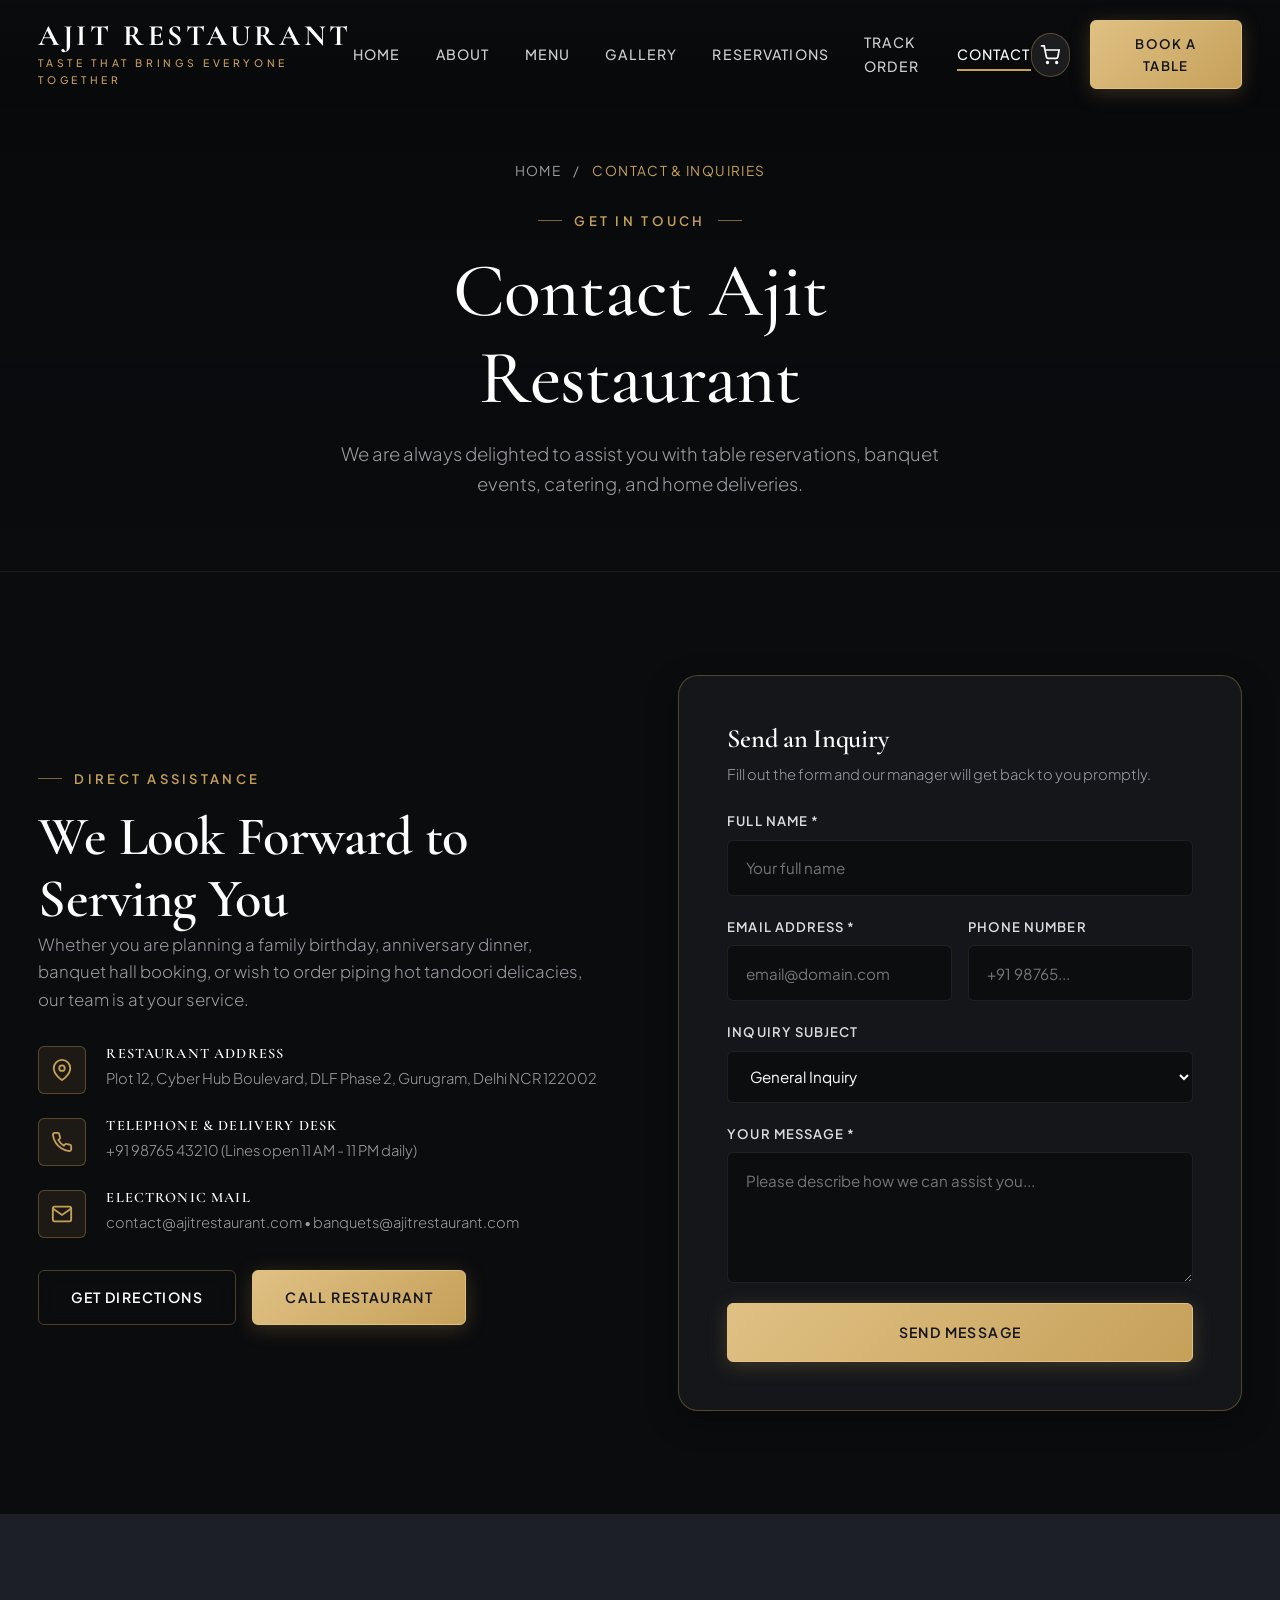
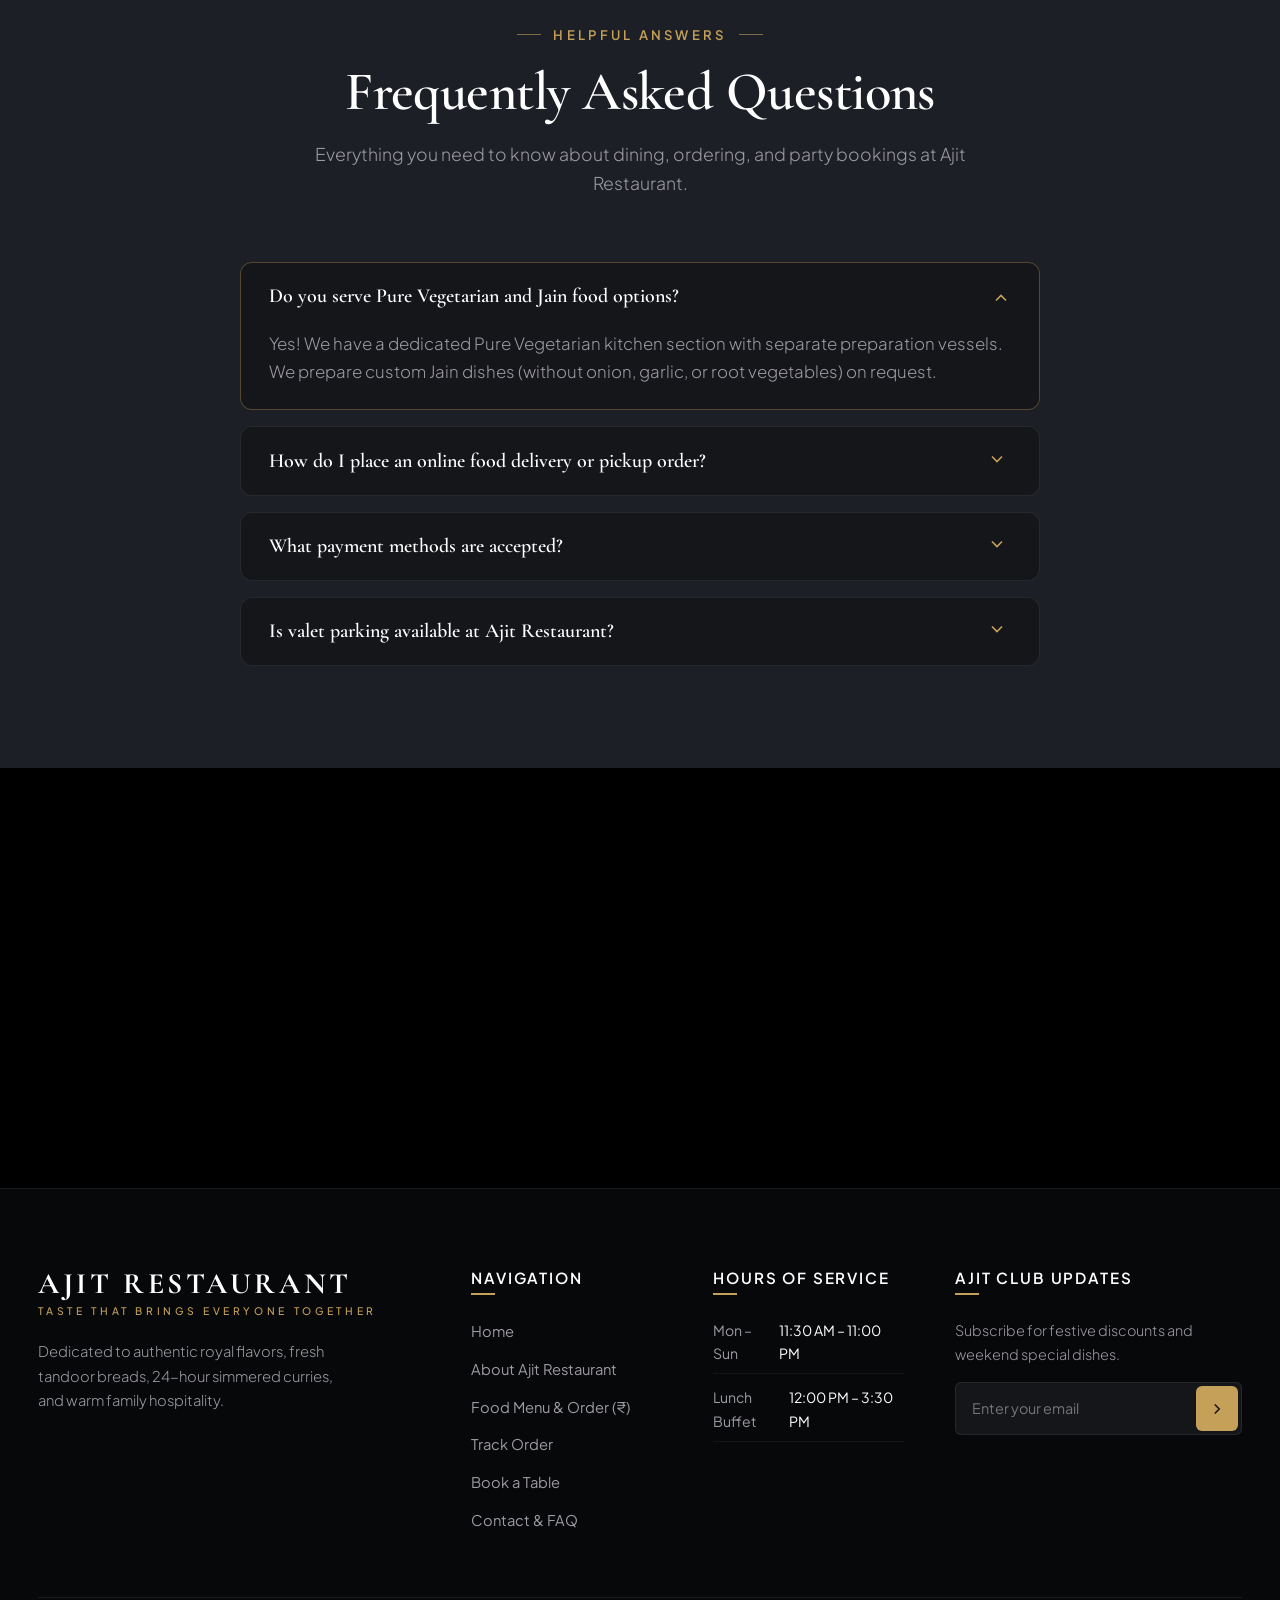
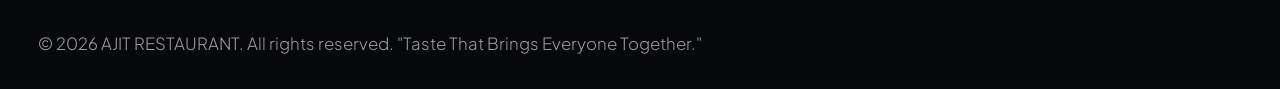
<file: contact.html>
<!DOCTYPE html>
<html lang="en">
<head>
  <meta charset="UTF-8">
  <meta name="viewport" content="width=device-width, initial-scale=1.0">
  <title>Contact & Directions — AJIT RESTAURANT</title>
  <meta name="description" content="Contact Ajit Restaurant in Gurugram, Delhi NCR for reservations, food delivery, banquet bookings, and directions.">
  
  <!-- Stylesheets -->
  <link rel="stylesheet" href="css/style.css">
  <link rel="stylesheet" href="css/cart.css">
  <link rel="stylesheet" href="css/payment.css">
  <link rel="stylesheet" href="css/pages.css">
</head>
<body>

  <!-- ======================================================================
       SITE HEADER & NAVIGATION
       ====================================================================== -->
  <header class="site-header">
    <div class="container nav-container">
      <a href="index.html" class="brand-logo" aria-label="AJIT RESTAURANT Homepage">
        <span class="brand-name">AJIT RESTAURANT</span>
        <span class="brand-tagline">Taste That Brings Everyone Together</span>
      </a>

      <nav class="nav-menu" aria-label="Primary Navigation">
        <a href="index.html" class="nav-link">Home</a>
        <a href="about.html" class="nav-link">About</a>
        <a href="menu.html" class="nav-link">Menu</a>
        <a href="index.html#gallerySection" class="nav-link">Gallery</a>
        <a href="reservations.html" class="nav-link">Reservations</a>
        <a href="track.html" class="nav-link">Track Order</a>
        <a href="contact.html" class="nav-link active">Contact</a>
      </nav>

      <div class="nav-actions">
        <!-- Cart Button -->
        <button class="nav-cart-btn" aria-label="View Food Order Cart" title="View Order">
          <svg width="20" height="20" viewBox="0 0 24 24" fill="none" stroke="currentColor" stroke-width="2">
            <circle cx="9" cy="21" r="1"></circle>
            <circle cx="20" cy="21" r="1"></circle>
            <path d="M1 1h4l2.68 13.39a2 2 0 0 0 2 1.61h9.72a2 2 0 0 0 2-1.61L23 6H6"></path>
          </svg>
          <span class="cart-count-badge" style="display: none;">0</span>
        </button>

        <a href="reservations.html" class="btn btn-primary" style="padding: 0.75rem 1.6rem; font-size: 0.82rem;">
          Book a Table
        </a>

        <button class="mobile-toggle" aria-label="Toggle Mobile Menu" aria-expanded="false">
          <div class="hamburger-icon">
            <span></span>
            <span></span>
            <span></span>
          </div>
        </button>
      </div>
    </div>
  </header>

  <!-- Mobile Drawer Menu -->
  <div class="mobile-nav-overlay"></div>
  <aside class="mobile-nav-drawer" aria-label="Mobile Navigation">
    <div>
      <div class="brand-logo" style="margin-bottom: 2.5rem;">
        <span class="brand-name">AJIT RESTAURANT</span>
        <span class="brand-tagline">Taste That Brings Everyone Together</span>
      </div>
      <nav class="mobile-nav-links">
        <a href="index.html" class="nav-link">Home</a>
        <a href="about.html" class="nav-link">About Ajit Restaurant</a>
        <a href="menu.html" class="nav-link">Food Menu & Order (₹)</a>
        <a href="track.html" class="nav-link">Track Food Order</a>
        <a href="#gallerySection" class="nav-link">Photo Gallery</a>
        <a href="reservations.html" class="nav-link">Book a Table</a>
        <a href="contact.html" class="nav-link">Contact & Directions</a>
      </nav>
    </div>
    <div class="mobile-nav-footer">
      <button class="btn btn-secondary open-cart-btn" style="width: 100%; margin-bottom: 0.5rem;">
        🛒 View Order Cart
      </button>
      <a href="reservations.html" class="btn btn-primary" style="width: 100%;">Book a Table</a>
    </div>
  </aside>

  <!-- ======================================================================
       PAGE HERO
       ====================================================================== -->
  <section class="page-hero">
    <div class="container page-hero-content">
      <div class="breadcrumbs">
        <a href="index.html">Home</a>
        <span>/</span>
        <span class="current">Contact & Inquiries</span>
      </div>
      <span class="sub-title">Get in Touch</span>
      <h1>Contact Ajit Restaurant</h1>
      <p>We are always delighted to assist you with table reservations, banquet events, catering, and home deliveries.</p>
    </div>
  </section>

  <!-- ======================================================================
       CONTACT & INQUIRY FORM SECTION
       ====================================================================== -->
  <section class="section" style="background-color: var(--bg-main);">
    <div class="container">
      
      <div class="split-layout">
        <!-- Contact Details -->
        <div class="reveal">
          <span class="sub-title no-after">Direct Assistance</span>
          <h2>We Look Forward to Serving You</h2>
          <p style="margin-bottom: 2rem;">
            Whether you are planning a family birthday, anniversary dinner, banquet hall booking, or wish to order piping hot tandoori delicacies, our team is at your service.
          </p>

          <div class="info-cards">
            <div class="info-card-item">
              <div class="info-icon">
                <svg width="22" height="22" viewBox="0 0 24 24" fill="none" stroke="currentColor" stroke-width="2">
                  <path d="M21 10c0 7-9 13-9 13s-9-6-9-13a9 9 0 0 1 18 0z"></path>
                  <circle cx="12" cy="10" r="3"></circle>
                </svg>
              </div>
              <div class="info-details">
                <h5>Restaurant Address</h5>
                <p>Plot 12, Cyber Hub Boulevard, DLF Phase 2, Gurugram, Delhi NCR 122002</p>
              </div>
            </div>

            <div class="info-card-item">
              <div class="info-icon">
                <svg width="22" height="22" viewBox="0 0 24 24" fill="none" stroke="currentColor" stroke-width="2">
                  <path d="M22 16.92v3a2 2 0 0 1-2.18 2 19.79 19.79 0 0 1-8.63-3.07 19.5 19.5 0 0 1-6-6 19.79 19.79 0 0 1-3.07-8.67A2 2 0 0 1 4.11 2h3a2 2 0 0 1 2 1.72 12.84 12.84 0 0 0 .7 2.81 2 2 0 0 1-.45 2.11L8.09 9.91a16 16 0 0 0 6 6l1.27-1.27a2 2 0 0 1 2.11-.45 12.84 12.84 0 0 0 2.81.7A2 2 0 0 1 22 16.92z"></path>
                </svg>
              </div>
              <div class="info-details">
                <h5>Telephone & Delivery Desk</h5>
                <p>+91 98765 43210 (Lines open 11 AM - 11 PM daily)</p>
              </div>
            </div>

            <div class="info-card-item">
              <div class="info-icon">
                <svg width="22" height="22" viewBox="0 0 24 24" fill="none" stroke="currentColor" stroke-width="2">
                  <path d="M4 4h16c1.1 0 2 .9 2 2v12c0 1.1-.9 2-2 2H4c-1.1 0-2-.9-2-2V6c0-1.1.9-2 2-2z"></path>
                  <polyline points="22,6 12,13 2,6"></polyline>
                </svg>
              </div>
              <div class="info-details">
                <h5>Electronic Mail</h5>
                <p>contact@ajitrestaurant.com • banquets@ajitrestaurant.com</p>
              </div>
            </div>
          </div>

          <div style="margin-top: 2rem; display: flex; gap: 1rem; flex-wrap: wrap;">
            <a href="https://maps.google.com/?q=DLF+Cyber+Hub+Gurugram" target="_blank" rel="noopener noreferrer" class="btn btn-secondary">
              Get Directions
            </a>
            <a href="tel:+919876543210" class="btn btn-primary">
              Call Restaurant
            </a>
          </div>
        </div>

        <!-- Interactive Contact Form -->
        <div class="reveal delay-1" style="background: var(--bg-surface); border: 1px solid var(--border-gold); border-radius: var(--radius-lg); padding: clamp(2rem, 4vw, 3rem); box-shadow: var(--shadow-md);">
          <h3 style="font-size: 1.65rem; margin-bottom: 0.5rem; color: #FFFFFF;">Send an Inquiry</h3>
          <p style="margin-bottom: 1.5rem; color: var(--text-muted); font-size: 0.92rem;">Fill out the form and our manager will get back to you promptly.</p>

          <form id="contactInquiryForm">
            <div style="display: flex; flex-direction: column; gap: 1.25rem;">
              <div class="form-group">
                <label for="contactName" class="form-label">Full Name *</label>
                <input type="text" id="contactName" class="form-control" placeholder="Your full name" required>
              </div>

              <div style="display: grid; grid-template-columns: 1fr 1fr; gap: 1rem;">
                <div class="form-group">
                  <label for="contactEmail" class="form-label">Email Address *</label>
                  <input type="email" id="contactEmail" class="form-control" placeholder="email@domain.com" required>
                </div>
                <div class="form-group">
                  <label for="contactPhone" class="form-label">Phone Number</label>
                  <input type="tel" id="contactPhone" class="form-control" placeholder="+91 98765...">
                </div>
              </div>

              <div class="form-group">
                <label for="contactSubject" class="form-label">Inquiry Subject</label>
                <select id="contactSubject" class="form-control">
                  <option value="General Question">General Inquiry</option>
                  <option value="Party & Banquet Booking">Family Party / Banquet Booking</option>
                  <option value="Catering Service">Outdoor Catering Order</option>
                  <option value="Feedback">Diner Experience Feedback</option>
                </select>
              </div>

              <div class="form-group">
                <label for="contactMessage" class="form-label">Your Message *</label>
                <textarea id="contactMessage" class="form-control" rows="4" placeholder="Please describe how we can assist you..." required></textarea>
              </div>

              <button type="submit" class="btn btn-primary" style="width: 100%; padding: 1.05rem;">
                Send Message
              </button>
            </div>
          </form>
        </div>
      </div>

    </div>
  </section>

  <!-- ======================================================================
       INTERACTIVE FAQ ACCORDIONS
       ====================================================================== -->
  <section class="section" style="background-color: var(--bg-surface-elevated);">
    <div class="container">
      <div class="section-header reveal">
        <span class="sub-title">Helpful Answers</span>
        <h2>Frequently Asked Questions</h2>
        <p>Everything you need to know about dining, ordering, and party bookings at Ajit Restaurant.</p>
      </div>

      <div class="faq-container reveal">
        <div class="faq-item active">
          <div class="faq-header">
            <h4>Do you serve Pure Vegetarian and Jain food options?</h4>
            <div class="faq-chevron">
              <svg width="20" height="20" viewBox="0 0 24 24" fill="none" stroke="currentColor" stroke-width="2"><polyline points="6 9 12 15 18 9"></polyline></svg>
            </div>
          </div>
          <div class="faq-content">
            <p>Yes! We have a dedicated Pure Vegetarian kitchen section with separate preparation vessels. We prepare custom Jain dishes (without onion, garlic, or root vegetables) on request.</p>
          </div>
        </div>

        <div class="faq-item">
          <div class="faq-header">
            <h4>How do I place an online food delivery or pickup order?</h4>
            <div class="faq-chevron">
              <svg width="20" height="20" viewBox="0 0 24 24" fill="none" stroke="currentColor" stroke-width="2"><polyline points="6 9 12 15 18 9"></polyline></svg>
            </div>
          </div>
          <div class="faq-content">
            <p>Navigate to our <a href="menu.html" style="color: var(--gold-primary); text-decoration: underline;">Food Menu</a> page, click "Add" on any item, open the cart drawer, and complete your order. We deliver within 30–45 minutes!</p>
          </div>
        </div>

        <div class="faq-item">
          <div class="faq-header">
            <h4>What payment methods are accepted?</h4>
            <div class="faq-chevron">
              <svg width="20" height="20" viewBox="0 0 24 24" fill="none" stroke="currentColor" stroke-width="2"><polyline points="6 9 12 15 18 9"></polyline></svg>
            </div>
          </div>
          <div class="faq-content">
            <p>We accept all UPI apps (Google Pay, PhonePe, Paytm, BHIM), Credit/Debit cards (Visa, Mastercard, RuPay), Net Banking, and Cash on Delivery (COD).</p>
          </div>
        </div>

        <div class="faq-item">
          <div class="faq-header">
            <h4>Is valet parking available at Ajit Restaurant?</h4>
            <div class="faq-chevron">
              <svg width="20" height="20" viewBox="0 0 24 24" fill="none" stroke="currentColor" stroke-width="2"><polyline points="6 9 12 15 18 9"></polyline></svg>
            </div>
          </div>
          <div class="faq-content">
            <p>Yes, complimentary valet parking is offered at our main portico for all lunch and dinner dining guests.</p>
          </div>
        </div>
      </div>

    </div>
  </section>

  <!-- ======================================================================
       MAP EMBED
       ====================================================================== -->
  <section style="padding: 0; background: #000;">
    <div style="width: 100%; height: 420px;">
      <iframe 
        src="https://www.google.com/maps/embed?pb=!1m18!1m12!1m3!1d3507.248386348981!2d77.08643807532938!3d28.490847975742407!2m3!1f0!2f0!3f0!3m2!1i1024!2i768!4f13.1!3m3!1m2!1s0x390d19389270e5b7%3A0xb6975a6c382f6e92!2sDLF%20Cyber%20Hub!5e0!3m2!1sen!2sin!4v1700000000000!5m2!1sen!2sin" 
        title="Ajit Restaurant Location Map" 
        style="width: 100%; height: 100%; border: none; filter: grayscale(80%) invert(90%) contrast(1.2);"
        loading="lazy">
      </iframe>
    </div>
  </section>

  <!-- ======================================================================
       SITE FOOTER
       ====================================================================== -->
  <footer class="site-footer">
    <div class="container">
      <div class="footer-grid">
        <div class="footer-brand">
          <div class="brand-logo">
            <span class="brand-name">AJIT RESTAURANT</span>
            <span class="brand-tagline">Taste That Brings Everyone Together</span>
          </div>
          <p>Dedicated to authentic royal flavors, fresh tandoor breads, 24-hour simmered curries, and warm family hospitality.</p>
        </div>
        <div class="footer-col">
          <h4>Navigation</h4>
          <nav class="footer-nav">
            <a href="index.html">Home</a>
            <a href="about.html">About Ajit Restaurant</a>
            <a href="menu.html">Food Menu & Order (₹)</a>
            <a href="track.html">Track Order</a>
            <a href="reservations.html">Book a Table</a>
            <a href="contact.html">Contact & FAQ</a>
          </nav>
        </div>
        <div class="footer-col">
          <h4>Hours of Service</h4>
          <div class="footer-hours-list">
            <div class="hours-row"><span>Mon – Sun</span><span>11:30 AM – 11:00 PM</span></div>
            <div class="hours-row"><span>Lunch Buffet</span><span>12:00 PM – 3:30 PM</span></div>
          </div>
        </div>
        <div class="footer-col footer-newsletter">
          <h4>Ajit Club Updates</h4>
          <p>Subscribe for festive discounts and weekend special dishes.</p>
          <form class="newsletter-form">
            <input type="email" placeholder="Enter your email" required aria-label="Newsletter email">
            <button type="submit" class="newsletter-btn" aria-label="Subscribe">
              <svg width="18" height="18" viewBox="0 0 24 24" fill="none" stroke="currentColor" stroke-width="2"><polyline points="9 18 15 12 9 6"></polyline></svg>
            </button>
          </form>
        </div>
      </div>
      <div class="footer-bottom">
        <p>&copy; 2026 AJIT RESTAURANT. All rights reserved. "Taste That Brings Everyone Together."</p>
      </div>
    </div>
  </footer>

  <!-- Scripts -->
  <script src="js/restaurant-data.js"></script>
  <script src="js/payment-gateway.js"></script>
  <script src="js/cart.js"></script>
  <script src="js/main.js"></script>
</body>
</html>
</file>
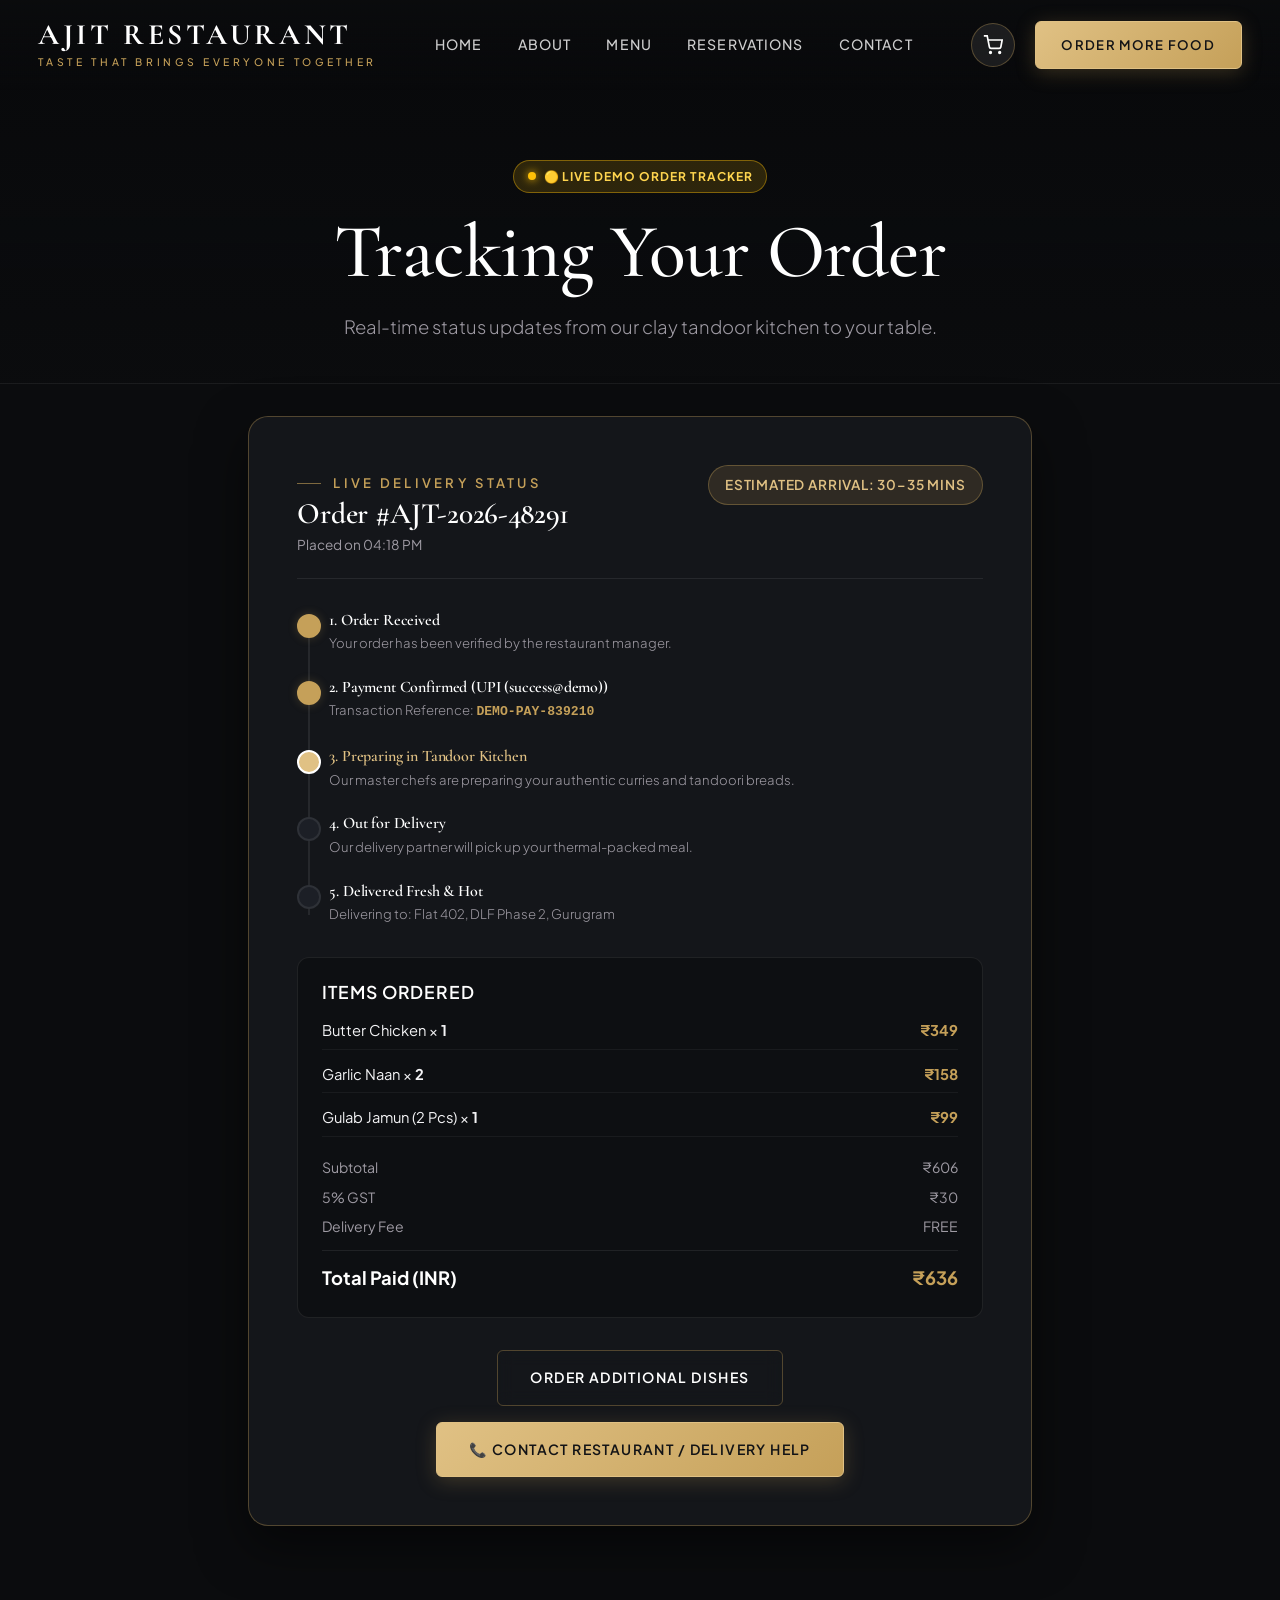
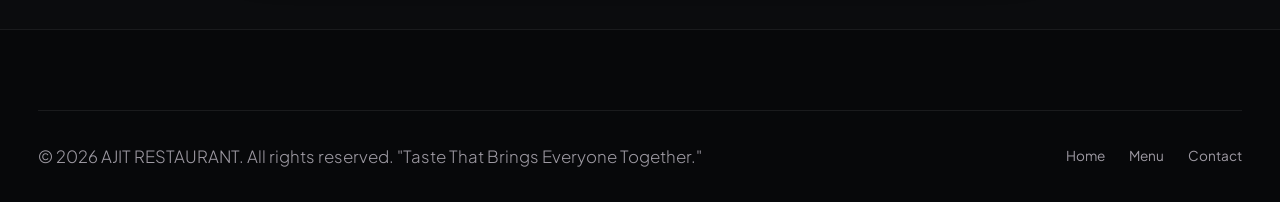
<file: track.html>
<!DOCTYPE html>
<html lang="en">
<head>
  <meta charset="UTF-8">
  <meta name="viewport" content="width=device-width, initial-scale=1.0">
  <title>Live Order Tracking — AJIT RESTAURANT</title>
  <meta name="description" content="Track your food order in real-time from our tandoor kitchen to your doorstep at Ajit Restaurant.">
  
  <!-- Stylesheets -->
  <link rel="stylesheet" href="css/style.css">
  <link rel="stylesheet" href="css/cart.css">
  <link rel="stylesheet" href="css/payment.css">
  <link rel="stylesheet" href="css/pages.css">
</head>
<body>

  <!-- ======================================================================
       SITE HEADER & NAVIGATION
       ====================================================================== -->
  <header class="site-header">
    <div class="container nav-container">
      <a href="index.html" class="brand-logo" aria-label="AJIT RESTAURANT Homepage">
        <span class="brand-name">AJIT RESTAURANT</span>
        <span class="brand-tagline">Taste That Brings Everyone Together</span>
      </a>

      <nav class="nav-menu" aria-label="Primary Navigation">
        <a href="index.html" class="nav-link">Home</a>
        <a href="about.html" class="nav-link">About</a>
        <a href="menu.html" class="nav-link">Menu</a>
        <a href="reservations.html" class="nav-link">Reservations</a>
        <a href="contact.html" class="nav-link">Contact</a>
      </nav>

      <div class="nav-actions">
        <button class="nav-cart-btn" aria-label="View Food Order Cart" title="View Order">
          <svg width="20" height="20" viewBox="0 0 24 24" fill="none" stroke="currentColor" stroke-width="2">
            <circle cx="9" cy="21" r="1"></circle>
            <circle cx="20" cy="21" r="1"></circle>
            <path d="M1 1h4l2.68 13.39a2 2 0 0 0 2 1.61h9.72a2 2 0 0 0 2-1.61L23 6H6"></path>
          </svg>
          <span class="cart-count-badge" style="display: none;">0</span>
        </button>
        <a href="menu.html" class="btn btn-primary" style="padding: 0.75rem 1.6rem; font-size: 0.82rem;">
          Order More Food
        </a>
      </div>
    </div>
  </header>

  <!-- ======================================================================
       ORDER TRACKING PAGE CONTENT
       ====================================================================== -->
  <section class="page-hero" style="padding-bottom: 2.5rem;">
    <div class="container page-hero-content">
      <div class="demo-mode-badge" style="margin-bottom: 1rem;">🟡 LIVE DEMO ORDER TRACKER</div>
      <h1 id="trackPageHeading">Tracking Your Order</h1>
      <p id="trackPageSubheading">Real-time status updates from our clay tandoor kitchen to your table.</p>
    </div>
  </section>

  <section class="section" style="background-color: var(--bg-main); padding-top: 2rem;">
    <div class="container" style="max-width: 860px;">
      
      <div id="orderTrackingCard" class="reservation-wizard-card reveal" style="padding: clamp(1.75rem, 4vw, 3rem);">
        <!-- Populated by js/track.js -->
        <div style="text-align: center; padding: 2rem;">
          <div class="payment-spinner" style="margin: 0 auto 1rem;"></div>
          <p>Loading order details...</p>
        </div>
      </div>

    </div>
  </section>

  <!-- ======================================================================
       SITE FOOTER
       ====================================================================== -->
  <footer class="site-footer">
    <div class="container">
      <div class="footer-bottom">
        <p>&copy; 2026 AJIT RESTAURANT. All rights reserved. "Taste That Brings Everyone Together."</p>
        <div class="footer-bottom-links">
          <a href="index.html">Home</a>
          <a href="menu.html">Menu</a>
          <a href="contact.html">Contact</a>
        </div>
      </div>
    </div>
  </footer>

  <!-- Scripts -->
  <script src="js/restaurant-data.js"></script>
  <script src="js/payment-gateway.js"></script>
  <script src="js/cart.js"></script>
  <script src="js/main.js"></script>
  <script>
    document.addEventListener('DOMContentLoaded', () => {
      const card = document.getElementById('orderTrackingCard');
      const params = new URLSearchParams(window.location.search);
      const orderIdParam = params.get('orderId');

      let order = null;
      try {
        const history = JSON.parse(localStorage.getItem('ajit_orders_history') || '[]');
        if (orderIdParam) {
          order = history.find(o => o.orderId === orderIdParam);
        }
        if (!order && history.length > 0) {
          order = history[0];
        }
      } catch (e) {
        console.error(e);
      }

      if (!order) {
        // Create a realistic sample order for demonstration if accessed directly
        order = {
          orderId: 'AJT-2026-48291',
          paymentId: 'DEMO-PAY-839210',
          name: 'Demo Diner',
          phone: '+91 98765 43210',
          address: 'Flat 402, DLF Phase 2, Gurugram',
          paymentMethod: 'UPI (success@demo)',
          paymentStatus: 'Successful (Demo Paid)',
          orderType: 'delivery',
          items: [
            { name: 'Butter Chicken', price: 349, quantity: 1, image: 'https://images.unsplash.com/photo-1603894584373-5ac82b2ae398?auto=format&fit=crop&w=800&q=80' },
            { name: 'Garlic Naan', price: 79, quantity: 2, image: 'https://images.unsplash.com/photo-1509440159596-0249088772ff?auto=format&fit=crop&w=800&q=80' },
            { name: 'Gulab Jamun (2 Pcs)', price: 99, quantity: 1, image: 'https://images.unsplash.com/photo-1589301760014-d929f3979dbc?auto=format&fit=crop&w=800&q=80' }
          ],
          calcs: { subtotal: 606, gst: 30, delivery: 0, total: 636 },
          createdAt: new Date().toISOString()
        };
      }

      card.innerHTML = `
        <div style="display: flex; justify-content: space-between; align-items: flex-start; flex-wrap: wrap; gap: 1rem; padding-bottom: 1.25rem; border-bottom: 1px solid var(--border-subtle);">
          <div>
            <span class="sub-title no-after" style="margin-bottom: 0.2rem;">Live Delivery Status</span>
            <h2 style="font-size: 1.85rem; color: #FFFFFF; margin: 0;">Order #${order.orderId}</h2>
            <span style="font-size: 0.85rem; color: var(--text-muted);">Placed on ${new Date(order.createdAt).toLocaleTimeString([], { hour: '2-digit', minute: '2-digit' })}</span>
          </div>
          <div style="text-align: right;">
            <span class="badge badge-gold" style="font-size: 0.85rem; padding: 0.5rem 1rem;">
              Estimated Arrival: 30–35 Mins
            </span>
          </div>
        </div>

        <!-- Animated Progress Timeline -->
        <div class="tracking-timeline">
          <div class="timeline-step completed">
            <h5>1. Order Received</h5>
            <p>Your order has been verified by the restaurant manager.</p>
          </div>
          <div class="timeline-step completed">
            <h5>2. Payment Confirmed (${order.paymentMethod})</h5>
            <p>Transaction Reference: <strong style="color: var(--gold-primary); font-family: monospace;">${order.paymentId || 'DEMO-PAY-VERIFIED'}</strong></p>
          </div>
          <div class="timeline-step current">
            <h5 style="color: var(--gold-light);">3. Preparing in Tandoor Kitchen</h5>
            <p>Our master chefs are preparing your authentic curries and tandoori breads.</p>
          </div>
          <div class="timeline-step">
            <h5>4. Out for Delivery</h5>
            <p>Our delivery partner will pick up your thermal-packed meal.</p>
          </div>
          <div class="timeline-step">
            <h5>5. Delivered Fresh & Hot</h5>
            <p>Delivering to: ${order.address}</p>
          </div>
        </div>

        <!-- Items Summary -->
        <div style="background: rgba(0,0,0,0.3); border: 1px solid var(--border-subtle); border-radius: var(--radius-md); padding: 1.5rem; margin-top: 2rem;">
          <h4 style="font-size: 1.1rem; color: #FFFFFF; margin-bottom: 1rem;">Items Ordered</h4>
          
          <div style="display: flex; flex-direction: column; gap: 0.75rem; margin-bottom: 1rem;">
            ${order.items.map(item => `
              <div style="display: flex; justify-content: space-between; align-items: center; font-size: 0.92rem; border-bottom: 1px solid rgba(255,255,255,0.05); padding-bottom: 0.4rem;">
                <span>${item.name} &times; <strong>${item.quantity}</strong></span>
                <strong style="color: var(--gold-primary);">₹${item.price * item.quantity}</strong>
              </div>
            `).join('')}
          </div>

          <div style="display: flex; justify-content: space-between; font-size: 0.88rem; color: var(--text-muted); padding: 0.2rem 0;">
            <span>Subtotal</span>
            <span>₹${order.calcs.subtotal}</span>
          </div>
          <div style="display: flex; justify-content: space-between; font-size: 0.88rem; color: var(--text-muted); padding: 0.2rem 0;">
            <span>5% GST</span>
            <span>₹${order.calcs.gst}</span>
          </div>
          <div style="display: flex; justify-content: space-between; font-size: 0.88rem; color: var(--text-muted); padding: 0.2rem 0;">
            <span>Delivery Fee</span>
            <span>${order.calcs.delivery === 0 ? 'FREE' : `₹${order.calcs.delivery}`}</span>
          </div>
          <div style="display: flex; justify-content: space-between; font-size: 1.15rem; font-weight: 700; color: #FFFFFF; border-top: 1px solid var(--border-subtle); padding-top: 0.75rem; margin-top: 0.5rem;">
            <span>Total Paid (INR)</span>
            <span style="color: var(--gold-primary);">₹${order.calcs.total}</span>
          </div>
        </div>

        <div style="display: flex; gap: 1rem; justify-content: center; flex-wrap: wrap; margin-top: 2rem;">
          <a href="menu.html" class="btn btn-secondary">
            Order Additional Dishes
          </a>
          <a href="tel:+919876543210" class="btn btn-primary">
            📞 Contact Restaurant / Delivery Help
          </a>
        </div>
      `;
    });
  </script>
</body>
</html>
</file>
<file: css/style.css>
/* ==========================================================================
   L'AURA RESTAURANT & BOTANICAL BAR — DESIGN SYSTEM & CORE STYLES
   ========================================================================== */

/* --------------------------------------------------------------------------
   1. Google Fonts & CSS Custom Properties
   -------------------------------------------------------------------------- */
@import url('https://fonts.googleapis.com/css2?family=Cormorant+Garamond:ital,wght@0,400;0,500;0,600;0,700;1,400;1,600&family=Plus+Jakarta+Sans:wght@300;400;500;600;700&display=swap');

:root {
  /* Color Palette - Premium Noir, Warm Alabaster, Champagne Gold */
  --bg-main: #0B0C0E;
  --bg-surface: #14161A;
  --bg-surface-elevated: #1C1F26;
  --bg-surface-glass: rgba(20, 22, 26, 0.85);
  --bg-light: #FBF8F3;
  --bg-light-surface: #F3ECE2;
  
  --text-main: #F4F4F6;
  --text-muted: #9E9AA3;
  --text-dark: #121316;
  --text-dark-muted: #5C5862;
  
  --gold-primary: #C5A059;
  --gold-light: #E0C184;
  --gold-dark: #967434;
  --gold-glow: rgba(197, 160, 89, 0.25);
  
  --accent-burgundy: #7A1D2B;
  --accent-olive: #3E4F41;
  --accent-terracotta: #B85D38;
  
  --border-subtle: rgba(255, 255, 255, 0.08);
  --border-gold: rgba(197, 160, 89, 0.35);
  --border-dark: rgba(0, 0, 0, 0.1);
  
  /* Typography */
  --font-serif: 'Cormorant Garamond', Georgia, serif;
  --font-sans: 'Plus Jakarta Sans', -apple-system, BlinkMacSystemFont, 'Segoe UI', Roboto, sans-serif;
  
  /* Spacing & Layout */
  --container-max: 1280px;
  --container-narrow: 960px;
  --section-padding: clamp(4rem, 8vw, 7.5rem);
  --radius-sm: 6px;
  --radius-md: 12px;
  --radius-lg: 20px;
  --radius-full: 9999px;
  
  /* Transitions & Shadows */
  --transition-fast: 0.2s cubic-bezier(0.16, 1, 0.3, 1);
  --transition-smooth: 0.4s cubic-bezier(0.16, 1, 0.3, 1);
  --transition-slow: 0.8s cubic-bezier(0.16, 1, 0.3, 1);
  
  --shadow-sm: 0 4px 12px rgba(0, 0, 0, 0.2);
  --shadow-md: 0 10px 30px rgba(0, 0, 0, 0.35);
  --shadow-lg: 0 20px 50px rgba(0, 0, 0, 0.5);
  --shadow-gold: 0 10px 30px rgba(197, 160, 89, 0.2);
}

/* --------------------------------------------------------------------------
   2. Reset & Global Base
   -------------------------------------------------------------------------- */
*, *::before, *::after {
  box-sizing: border-box;
  margin: 0;
  padding: 0;
}

html {
  scroll-behavior: smooth;
  font-size: 16px;
  -webkit-font-smoothing: antialiased;
  -moz-osx-font-smoothing: grayscale;
}

body {
  font-family: var(--font-sans);
  background-color: var(--bg-main);
  color: var(--text-main);
  line-height: 1.65;
  overflow-x: hidden;
  position: relative;
}

img, picture, svg, video {
  display: block;
  max-width: 100%;
  height: auto;
}

a {
  color: inherit;
  text-decoration: none;
  transition: color var(--transition-fast);
}

button, input, select, textarea {
  font: inherit;
  color: inherit;
  background: none;
  border: none;
  outline: none;
}

button {
  cursor: pointer;
}

ul, ol {
  list-style: none;
}

/* --------------------------------------------------------------------------
   3. Typography Utilities
   -------------------------------------------------------------------------- */
h1, h2, h3, h4, h5, h6 {
  font-family: var(--font-serif);
  font-weight: 600;
  line-height: 1.15;
  letter-spacing: -0.01em;
  color: #FFFFFF;
}

h1 {
  font-size: clamp(2.75rem, 6vw, 4.75rem);
  font-weight: 500;
}

h2 {
  font-size: clamp(2.1rem, 4.5vw, 3.4rem);
}

h3 {
  font-size: clamp(1.4rem, 2.5vw, 2rem);
}

h4 {
  font-size: 1.25rem;
  font-family: var(--font-sans);
  font-weight: 600;
  letter-spacing: 0.05em;
  text-transform: uppercase;
}

p {
  color: var(--text-muted);
  font-size: 1.05rem;
  font-weight: 300;
}

.text-gold {
  color: var(--gold-primary);
}

.sub-title {
  display: inline-flex;
  align-items: center;
  gap: 0.75rem;
  font-family: var(--font-sans);
  font-size: 0.82rem;
  font-weight: 600;
  letter-spacing: 0.25em;
  text-transform: uppercase;
  color: var(--gold-primary);
  margin-bottom: 1rem;
}

.sub-title::before,
.sub-title::after {
  content: '';
  display: inline-block;
  width: 24px;
  height: 1px;
  background: var(--gold-primary);
  opacity: 0.6;
}

.sub-title.no-after::after {
  display: none;
}

/* --------------------------------------------------------------------------
   4. Layout Containers & Section Headers
   -------------------------------------------------------------------------- */
.container {
  width: 100%;
  max-width: var(--container-max);
  margin-left: auto;
  margin-right: auto;
  padding-left: clamp(1.25rem, 3vw, 2.5rem);
  padding-right: clamp(1.25rem, 3vw, 2.5rem);
}

.container-narrow {
  max-width: var(--container-narrow);
}

section {
  padding-top: var(--section-padding);
  padding-bottom: var(--section-padding);
  position: relative;
}

.section-header {
  text-align: center;
  max-width: 680px;
  margin: 0 auto clamp(2.5rem, 5vw, 4rem);
}

.section-header.text-left {
  text-align: left;
  margin-left: 0;
}

.section-header h2 {
  margin-bottom: 1rem;
}

.section-header p {
  font-size: 1.1rem;
}

/* --------------------------------------------------------------------------
   5. Buttons & Interactive Elements
   -------------------------------------------------------------------------- */
.btn {
  display: inline-flex;
  align-items: center;
  justify-content: center;
  gap: 0.75rem;
  padding: 0.95rem 2rem;
  border-radius: var(--radius-sm);
  font-family: var(--font-sans);
  font-size: 0.88rem;
  font-weight: 600;
  letter-spacing: 0.1em;
  text-transform: uppercase;
  transition: all var(--transition-smooth);
  position: relative;
  overflow: hidden;
  z-index: 1;
  text-align: center;
}

.btn-primary {
  background: linear-gradient(135deg, var(--gold-light), var(--gold-primary));
  color: var(--text-dark);
  box-shadow: 0 4px 20px var(--gold-glow);
  border: 1px solid var(--gold-light);
}

.btn-primary:hover {
  background: linear-gradient(135deg, #FFFFFF, var(--gold-light));
  transform: translateY(-2px);
  box-shadow: 0 8px 30px rgba(197, 160, 89, 0.4);
}

.btn-secondary {
  background: transparent;
  color: #FFFFFF;
  border: 1px solid var(--border-gold);
  backdrop-filter: blur(8px);
}

.btn-secondary:hover {
  border-color: var(--gold-light);
  background: rgba(197, 160, 89, 0.1);
  color: var(--gold-light);
  transform: translateY(-2px);
}

.btn-text {
  padding: 0.5rem 0;
  color: var(--gold-primary);
  font-size: 0.9rem;
  font-weight: 600;
  letter-spacing: 0.08em;
  display: inline-flex;
  align-items: center;
  gap: 0.5rem;
  border-bottom: 1px solid transparent;
}

.btn-text:hover {
  color: var(--gold-light);
  border-bottom-color: var(--gold-light);
}

.btn-text svg {
  transition: transform var(--transition-fast);
}

.btn-text:hover svg {
  transform: translateX(4px);
}

.badge {
  display: inline-flex;
  align-items: center;
  gap: 0.4rem;
  padding: 0.35rem 0.85rem;
  border-radius: var(--radius-full);
  font-size: 0.75rem;
  font-weight: 600;
  letter-spacing: 0.06em;
  text-transform: uppercase;
}

.badge-gold {
  background: rgba(197, 160, 89, 0.15);
  color: var(--gold-light);
  border: 1px solid var(--border-gold);
}

.badge-dark {
  background: rgba(0, 0, 0, 0.6);
  backdrop-filter: blur(10px);
  color: #FFFFFF;
  border: 1px solid var(--border-subtle);
}

/* --------------------------------------------------------------------------
   6. Navigation Bar (Sticky & Glassmorphism)
   -------------------------------------------------------------------------- */
.site-header {
  position: fixed;
  top: 0;
  left: 0;
  width: 100%;
  z-index: 1000;
  transition: all var(--transition-smooth);
  padding: 1.25rem 0;
  background: linear-gradient(180deg, rgba(11, 12, 14, 0.85) 0%, rgba(11, 12, 14, 0) 100%);
}

.site-header.scrolled {
  padding: 0.85rem 0;
  background: var(--bg-surface-glass);
  backdrop-filter: blur(16px);
  -webkit-backdrop-filter: blur(16px);
  border-bottom: 1px solid var(--border-subtle);
  box-shadow: 0 10px 30px rgba(0, 0, 0, 0.4);
}

.nav-container {
  display: flex;
  align-items: center;
  justify-content: space-between;
}

.brand-logo {
  display: flex;
  flex-direction: column;
  align-items: flex-start;
}

.brand-logo .brand-name {
  font-family: var(--font-serif);
  font-size: 1.85rem;
  font-weight: 700;
  letter-spacing: 0.12em;
  color: #FFFFFF;
  line-height: 1;
}

.brand-logo .brand-tagline {
  font-family: var(--font-sans);
  font-size: 0.65rem;
  font-weight: 500;
  letter-spacing: 0.35em;
  text-transform: uppercase;
  color: var(--gold-primary);
  margin-top: 0.2rem;
}

.nav-menu {
  display: flex;
  align-items: center;
  gap: 2.2rem;
}

.nav-link {
  font-size: 0.88rem;
  font-weight: 500;
  letter-spacing: 0.08em;
  text-transform: uppercase;
  color: rgba(255, 255, 255, 0.8);
  position: relative;
  padding: 0.3rem 0;
  transition: color var(--transition-fast);
}

.nav-link::after {
  content: '';
  position: absolute;
  bottom: 0;
  left: 0;
  width: 0;
  height: 2px;
  background: var(--gold-primary);
  transition: width var(--transition-smooth);
}

.nav-link:hover,
.nav-link.active {
  color: #FFFFFF;
}

.nav-link:hover::after,
.nav-link.active::after {
  width: 100%;
}

.nav-actions {
  display: flex;
  align-items: center;
  gap: 1.25rem;
}

.mobile-toggle {
  display: none;
  background: none;
  border: none;
  cursor: pointer;
  padding: 0.5rem;
  color: #FFFFFF;
  z-index: 1100;
}

.hamburger-icon {
  width: 28px;
  height: 20px;
  position: relative;
  display: flex;
  flex-direction: column;
  justify-content: space-between;
}

.hamburger-icon span {
  display: block;
  height: 2px;
  width: 100%;
  background-color: #FFFFFF;
  border-radius: 2px;
  transition: all 0.3s ease;
}

.mobile-toggle.active .hamburger-icon span:nth-child(1) {
  transform: translateY(9px) rotate(45deg);
  background-color: var(--gold-primary);
}

.mobile-toggle.active .hamburger-icon span:nth-child(2) {
  opacity: 0;
}

.mobile-toggle.active .hamburger-icon span:nth-child(3) {
  transform: translateY(-9px) rotate(-45deg);
  background-color: var(--gold-primary);
}

/* Mobile Drawer */
.mobile-nav-drawer {
  position: fixed;
  top: 0;
  right: -100%;
  width: min(85vw, 400px);
  height: 100vh;
  background: #101115;
  border-left: 1px solid var(--border-subtle);
  padding: 6rem 2rem 3rem;
  display: flex;
  flex-direction: column;
  justify-content: space-between;
  transition: right 0.4s cubic-bezier(0.16, 1, 0.3, 1);
  z-index: 1050;
  box-shadow: -10px 0 40px rgba(0, 0, 0, 0.8);
}

.mobile-nav-drawer.open {
  right: 0;
}

.mobile-nav-overlay {
  position: fixed;
  inset: 0;
  background: rgba(0, 0, 0, 0.7);
  backdrop-filter: blur(6px);
  opacity: 0;
  pointer-events: none;
  transition: opacity 0.3s ease;
  z-index: 1040;
}

.mobile-nav-overlay.open {
  opacity: 1;
  pointer-events: auto;
}

.mobile-nav-links {
  display: flex;
  flex-direction: column;
  gap: 1.5rem;
}

.mobile-nav-links .nav-link {
  font-size: 1.25rem;
  font-family: var(--font-serif);
  letter-spacing: 0.05em;
  padding: 0.5rem 0;
  border-bottom: 1px solid var(--border-subtle);
}

.mobile-nav-footer {
  margin-top: auto;
  display: flex;
  flex-direction: column;
  gap: 1.25rem;
}

.mobile-nav-footer .info-item {
  display: flex;
  align-items: center;
  gap: 0.75rem;
  color: var(--text-muted);
  font-size: 0.85rem;
}

/* --------------------------------------------------------------------------
   7. Hero Section
   -------------------------------------------------------------------------- */
.hero-section {
  min-height: 100vh;
  display: flex;
  align-items: center;
  justify-content: center;
  position: relative;
  padding: 8rem 0 5rem;
  background-color: #07080A;
  overflow: hidden;
}

.hero-bg {
  position: absolute;
  inset: 0;
  z-index: 1;
}

.hero-bg-img {
  width: 100%;
  height: 100%;
  object-fit: cover;
  object-position: center;
  filter: brightness(0.65) contrast(1.1);
  transform: scale(1.04);
  transition: transform 10s ease-out;
}

.hero-overlay {
  position: absolute;
  inset: 0;
  background: radial-gradient(circle at center, rgba(11, 12, 14, 0.4) 0%, rgba(11, 12, 14, 0.88) 100%),
              linear-gradient(180deg, rgba(11, 12, 14, 0.7) 0%, rgba(11, 12, 14, 0.4) 50%, rgba(11, 12, 14, 0.95) 100%);
  z-index: 2;
}

.hero-content {
  position: relative;
  z-index: 3;
  text-align: center;
  max-width: 860px;
  margin: 0 auto;
}

.hero-badge {
  margin-bottom: 1.5rem;
}

.hero-title {
  margin-bottom: 1.5rem;
  text-shadow: 0 4px 30px rgba(0, 0, 0, 0.8);
}

.hero-title span {
  font-style: italic;
  color: var(--gold-light);
  font-weight: 400;
}

.hero-description {
  font-size: clamp(1.1rem, 2vw, 1.3rem);
  max-width: 640px;
  margin: 0 auto 2.5rem;
  color: rgba(255, 255, 255, 0.85);
  font-weight: 300;
}

.hero-cta-group {
  display: flex;
  align-items: center;
  justify-content: center;
  gap: 1.25rem;
  flex-wrap: wrap;
  margin-bottom: 4rem;
}

.hero-info-bar {
  display: grid;
  grid-template-columns: repeat(auto-fit, minmax(200px, 1fr));
  gap: 1.5rem;
  padding: 1.5rem 2rem;
  background: rgba(20, 22, 26, 0.75);
  border: 1px solid var(--border-subtle);
  border-radius: var(--radius-md);
  backdrop-filter: blur(12px);
  max-width: 900px;
  margin: 0 auto;
}

.hero-info-item {
  display: flex;
  align-items: center;
  gap: 1rem;
  text-align: left;
}

.hero-info-icon {
  width: 42px;
  height: 42px;
  border-radius: var(--radius-full);
  background: rgba(197, 160, 89, 0.12);
  border: 1px solid var(--border-gold);
  display: flex;
  align-items: center;
  justify-content: center;
  color: var(--gold-primary);
  flex-shrink: 0;
}

.hero-info-text h5 {
  font-size: 0.78rem;
  letter-spacing: 0.1em;
  text-transform: uppercase;
  color: var(--text-muted);
  margin-bottom: 0.2rem;
}

.hero-info-text p {
  font-size: 0.92rem;
  font-weight: 500;
  color: #FFFFFF;
}

/* --------------------------------------------------------------------------
   8. Dish & Menu Cards
   -------------------------------------------------------------------------- */
.dish-grid {
  display: grid;
  grid-template-columns: repeat(auto-fill, minmax(320px, 1fr));
  gap: 2rem;
}

.dish-card {
  background: var(--bg-surface);
  border-radius: var(--radius-md);
  border: 1px solid var(--border-subtle);
  overflow: hidden;
  transition: all var(--transition-smooth);
  display: flex;
  flex-direction: column;
  position: relative;
}

.dish-card:hover {
  transform: translateY(-8px);
  border-color: var(--border-gold);
  box-shadow: var(--shadow-md);
}

.dish-image-wrapper {
  position: relative;
  width: 100%;
  aspect-ratio: 16 / 10;
  overflow: hidden;
  background: #1c1d22;
}

.dish-image {
  width: 100%;
  height: 100%;
  object-fit: cover;
  transition: transform var(--transition-slow);
}

.dish-card:hover .dish-image {
  transform: scale(1.08);
}

.dish-badge-container {
  position: absolute;
  top: 1rem;
  left: 1rem;
  display: flex;
  gap: 0.5rem;
  z-index: 2;
}

.dish-content {
  padding: 1.5rem;
  display: flex;
  flex-direction: column;
  flex-grow: 1;
}

.dish-header {
  display: flex;
  justify-content: space-between;
  align-items: flex-start;
  gap: 1rem;
  margin-bottom: 0.75rem;
}

.dish-title {
  font-size: 1.35rem;
  font-family: var(--font-serif);
  color: #FFFFFF;
  line-height: 1.25;
}

.dish-price {
  font-family: var(--font-sans);
  font-size: 1.15rem;
  font-weight: 700;
  color: var(--gold-primary);
  white-space: nowrap;
}

.dish-desc {
  font-size: 0.92rem;
  color: var(--text-muted);
  line-height: 1.55;
  margin-bottom: 1.25rem;
  flex-grow: 1;
}

.dish-footer {
  display: flex;
  align-items: center;
  justify-content: space-between;
  padding-top: 1rem;
  border-top: 1px solid var(--border-subtle);
}

.dietary-tags {
  display: flex;
  gap: 0.5rem;
}

.diet-icon {
  font-size: 0.8rem;
  opacity: 0.85;
}

/* --------------------------------------------------------------------------
   9. About Split Section
   -------------------------------------------------------------------------- */
.split-layout {
  display: grid;
  grid-template-columns: 1fr 1fr;
  gap: clamp(3rem, 6vw, 6rem);
  align-items: center;
}

.split-layout.reversed {
  direction: rtl;
}

.split-layout.reversed > * {
  direction: ltr;
}

.split-image-col {
  position: relative;
}

.split-image-main {
  border-radius: var(--radius-md);
  overflow: hidden;
  box-shadow: var(--shadow-lg);
  position: relative;
}

.split-image-main img {
  width: 100%;
  aspect-ratio: 4 / 5;
  object-fit: cover;
}

.split-image-accent {
  position: absolute;
  bottom: -2rem;
  right: -2rem;
  width: 55%;
  border-radius: var(--radius-md);
  overflow: hidden;
  border: 4px solid var(--bg-main);
  box-shadow: var(--shadow-md);
}

.split-image-accent img {
  width: 100%;
  aspect-ratio: 1 / 1;
  object-fit: cover;
}

.experience-badge {
  position: absolute;
  top: 2rem;
  left: -1.5rem;
  background: var(--bg-surface-elevated);
  border: 1px solid var(--border-gold);
  border-radius: var(--radius-md);
  padding: 1.25rem 1.5rem;
  box-shadow: var(--shadow-md);
  text-align: center;
  backdrop-filter: blur(12px);
}

.experience-badge .exp-number {
  font-family: var(--font-serif);
  font-size: 2.25rem;
  font-weight: 700;
  color: var(--gold-primary);
  line-height: 1;
}

.experience-badge .exp-text {
  font-size: 0.72rem;
  letter-spacing: 0.15em;
  text-transform: uppercase;
  color: var(--text-muted);
  margin-top: 0.25rem;
}

.story-features {
  display: grid;
  grid-template-columns: 1fr 1fr;
  gap: 1.5rem;
  margin: 2rem 0;
}

.story-feature-item {
  display: flex;
  gap: 1rem;
  align-items: flex-start;
}

.feature-dot {
  width: 8px;
  height: 8px;
  border-radius: var(--radius-full);
  background: var(--gold-primary);
  margin-top: 0.5rem;
  flex-shrink: 0;
}

.story-feature-item h5 {
  font-size: 1rem;
  margin-bottom: 0.25rem;
}

.story-feature-item p {
  font-size: 0.85rem;
}

/* --------------------------------------------------------------------------
   10. Why Choose Us / Features Grid
   -------------------------------------------------------------------------- */
.features-grid {
  display: grid;
  grid-template-columns: repeat(auto-fit, minmax(260px, 1fr));
  gap: 2rem;
}

.feature-card {
  background: var(--bg-surface);
  border: 1px solid var(--border-subtle);
  border-radius: var(--radius-md);
  padding: 2.5rem 2rem;
  text-align: center;
  transition: all var(--transition-smooth);
}

.feature-card:hover {
  transform: translateY(-6px);
  border-color: var(--border-gold);
  background: var(--bg-surface-elevated);
}

.feature-icon-box {
  width: 64px;
  height: 64px;
  margin: 0 auto 1.5rem;
  border-radius: var(--radius-full);
  background: rgba(197, 160, 89, 0.1);
  border: 1px solid var(--border-gold);
  display: flex;
  align-items: center;
  justify-content: center;
  color: var(--gold-primary);
  transition: all var(--transition-fast);
}

.feature-card:hover .feature-icon-box {
  background: var(--gold-primary);
  color: var(--text-dark);
  transform: scale(1.1);
}

.feature-card h3 {
  font-size: 1.35rem;
  margin-bottom: 0.85rem;
}

.feature-card p {
  font-size: 0.95rem;
}

/* --------------------------------------------------------------------------
   11. Interactive Gallery & Lightbox
   -------------------------------------------------------------------------- */
.gallery-filter-nav {
  display: flex;
  justify-content: center;
  gap: 0.75rem;
  flex-wrap: wrap;
  margin-bottom: 2.5rem;
}

.filter-btn {
  padding: 0.6rem 1.4rem;
  border-radius: var(--radius-full);
  font-size: 0.82rem;
  font-weight: 600;
  letter-spacing: 0.08em;
  text-transform: uppercase;
  color: var(--text-muted);
  border: 1px solid var(--border-subtle);
  background: var(--bg-surface);
  transition: all var(--transition-fast);
}

.filter-btn:hover,
.filter-btn.active {
  color: var(--text-dark);
  background: var(--gold-primary);
  border-color: var(--gold-primary);
}

.gallery-grid {
  display: grid;
  grid-template-columns: repeat(auto-fill, minmax(280px, 1fr));
  gap: 1.25rem;
}

.gallery-item {
  position: relative;
  border-radius: var(--radius-md);
  overflow: hidden;
  aspect-ratio: 1 / 1;
  cursor: pointer;
}

.gallery-item img {
  width: 100%;
  height: 100%;
  object-fit: cover;
  transition: transform var(--transition-smooth);
}

.gallery-overlay {
  position: absolute;
  inset: 0;
  background: linear-gradient(180deg, transparent 40%, rgba(11, 12, 14, 0.9) 100%);
  display: flex;
  flex-direction: column;
  justify-content: flex-end;
  padding: 1.5rem;
  opacity: 0;
  transition: opacity var(--transition-fast);
}

.gallery-item:hover img {
  transform: scale(1.08);
}

.gallery-item:hover .gallery-overlay {
  opacity: 1;
}

.gallery-caption h4 {
  color: #FFFFFF;
  font-size: 1.1rem;
  margin-bottom: 0.2rem;
}

.gallery-caption span {
  font-size: 0.8rem;
  color: var(--gold-primary);
  text-transform: uppercase;
  letter-spacing: 0.1em;
}

/* Lightbox Modal */
.lightbox-modal {
  position: fixed;
  inset: 0;
  background: rgba(0, 0, 0, 0.92);
  backdrop-filter: blur(10px);
  z-index: 2000;
  display: none;
  align-items: center;
  justify-content: center;
  padding: 2rem;
  opacity: 0;
  transition: opacity 0.3s ease;
}

.lightbox-modal.active {
  display: flex;
  opacity: 1;
}

.lightbox-content {
  position: relative;
  max-width: 90vw;
  max-height: 85vh;
  display: flex;
  flex-direction: column;
  align-items: center;
}

.lightbox-img {
  max-width: 100%;
  max-height: 75vh;
  object-fit: contain;
  border-radius: var(--radius-sm);
  box-shadow: var(--shadow-lg);
}

.lightbox-caption {
  margin-top: 1rem;
  text-align: center;
  color: #FFFFFF;
}

.lightbox-caption h4 {
  font-family: var(--font-serif);
  font-size: 1.5rem;
}

.lightbox-close,
.lightbox-prev,
.lightbox-next {
  position: absolute;
  color: #FFFFFF;
  background: rgba(255, 255, 255, 0.1);
  border-radius: var(--radius-full);
  display: flex;
  align-items: center;
  justify-content: center;
  transition: all var(--transition-fast);
}

.lightbox-close {
  top: 1.5rem;
  right: 1.5rem;
  width: 48px;
  height: 48px;
  font-size: 1.5rem;
}

.lightbox-prev {
  left: 2rem;
  top: 50%;
  transform: translateY(-50%);
  width: 52px;
  height: 52px;
}

.lightbox-next {
  right: 2rem;
  top: 50%;
  transform: translateY(-50%);
  width: 52px;
  height: 52px;
}

.lightbox-close:hover,
.lightbox-prev:hover,
.lightbox-next:hover {
  background: var(--gold-primary);
  color: var(--text-dark);
}

/* --------------------------------------------------------------------------
   12. Testimonials & Press Reviews
   -------------------------------------------------------------------------- */
.reviews-grid {
  display: grid;
  grid-template-columns: repeat(auto-fit, minmax(320px, 1fr));
  gap: 2rem;
}

.review-card {
  background: var(--bg-surface);
  border: 1px solid var(--border-subtle);
  border-radius: var(--radius-md);
  padding: 2.25rem;
  display: flex;
  flex-direction: column;
  justify-content: space-between;
  position: relative;
  transition: border-color var(--transition-fast);
}

.review-card:hover {
  border-color: var(--border-gold);
}

.review-stars {
  color: var(--gold-primary);
  display: flex;
  gap: 0.25rem;
  margin-bottom: 1.25rem;
}

.review-quote {
  font-family: var(--font-serif);
  font-size: 1.2rem;
  font-style: italic;
  color: #FFFFFF;
  line-height: 1.5;
  margin-bottom: 1.5rem;
}

.reviewer-meta {
  display: flex;
  align-items: center;
  gap: 1rem;
  padding-top: 1.25rem;
  border-top: 1px solid var(--border-subtle);
}

.reviewer-avatar {
  width: 48px;
  height: 48px;
  border-radius: var(--radius-full);
  object-fit: cover;
  border: 2px solid var(--border-gold);
}

.reviewer-info h5 {
  font-size: 0.95rem;
  color: #FFFFFF;
}

.reviewer-info span {
  font-size: 0.8rem;
  color: var(--text-muted);
}

.press-logos {
  display: flex;
  justify-content: center;
  align-items: center;
  gap: clamp(2rem, 5vw, 4.5rem);
  flex-wrap: wrap;
  margin-top: 4rem;
  padding-top: 3rem;
  border-top: 1px solid var(--border-subtle);
  opacity: 0.7;
}

.press-logo-item {
  font-family: var(--font-serif);
  font-size: 1.35rem;
  letter-spacing: 0.15em;
  text-transform: uppercase;
  color: var(--text-muted);
}

/* --------------------------------------------------------------------------
   13. Reservation CTA & Form
   -------------------------------------------------------------------------- */
.reservation-banner {
  background: linear-gradient(135deg, rgba(20, 22, 26, 0.95), rgba(11, 12, 14, 0.98)),
              url('https://images.unsplash.com/photo-1544025162-d76694265947?auto=format&fit=crop&w=1920&q=80') center/cover;
  border-radius: var(--radius-lg);
  border: 1px solid var(--border-gold);
  padding: clamp(2.5rem, 5vw, 4.5rem);
  box-shadow: var(--shadow-lg);
}

.booking-form-grid {
  display: grid;
  grid-template-columns: repeat(auto-fit, minmax(220px, 1fr));
  gap: 1.25rem;
  margin-top: 2rem;
}

.form-group {
  display: flex;
  flex-direction: column;
  gap: 0.5rem;
}

.form-group.full-width {
  grid-column: 1 / -1;
}

.form-label {
  font-size: 0.82rem;
  font-weight: 600;
  letter-spacing: 0.08em;
  text-transform: uppercase;
  color: rgba(255, 255, 255, 0.85);
}

.form-control {
  width: 100%;
  padding: 0.9rem 1.1rem;
  background: rgba(0, 0, 0, 0.4);
  border: 1px solid var(--border-subtle);
  border-radius: var(--radius-sm);
  color: #FFFFFF;
  font-size: 0.95rem;
  transition: all var(--transition-fast);
}

.form-control:focus {
  border-color: var(--gold-primary);
  background: rgba(0, 0, 0, 0.6);
  box-shadow: 0 0 0 3px var(--gold-glow);
}

select.form-control option {
  background-color: var(--bg-surface-elevated);
  color: #FFFFFF;
}

.form-feedback {
  font-size: 0.8rem;
  color: #FF6B6B;
  display: none;
}

.form-group.has-error .form-control {
  border-color: #FF6B6B;
}

.form-group.has-error .form-feedback {
  display: block;
}

/* Confirmation Modal */
.modal-backdrop {
  position: fixed;
  inset: 0;
  background: rgba(0, 0, 0, 0.85);
  backdrop-filter: blur(8px);
  z-index: 2500;
  display: none;
  align-items: center;
  justify-content: center;
  padding: 1.5rem;
  opacity: 0;
  transition: opacity 0.3s ease;
}

.modal-backdrop.active {
  display: flex;
  opacity: 1;
}

.modal-box {
  background: var(--bg-surface-elevated);
  border: 1px solid var(--border-gold);
  border-radius: var(--radius-md);
  padding: clamp(2rem, 4vw, 3rem);
  max-width: 550px;
  width: 100%;
  text-align: center;
  position: relative;
  box-shadow: var(--shadow-lg);
  transform: scale(0.95);
  transition: transform 0.3s ease;
}

.modal-backdrop.active .modal-box {
  transform: scale(1);
}

.modal-icon-success {
  width: 72px;
  height: 72px;
  border-radius: var(--radius-full);
  background: rgba(197, 160, 89, 0.15);
  border: 2px solid var(--gold-primary);
  color: var(--gold-primary);
  display: flex;
  align-items: center;
  justify-content: center;
  margin: 0 auto 1.5rem;
}

.modal-box h3 {
  font-size: 1.85rem;
  margin-bottom: 0.75rem;
}

.booking-summary-card {
  background: rgba(0, 0, 0, 0.35);
  border: 1px dashed var(--border-gold);
  border-radius: var(--radius-sm);
  padding: 1.25rem;
  margin: 1.5rem 0;
  text-align: left;
  font-size: 0.9rem;
}

.booking-summary-row {
  display: flex;
  justify-content: space-between;
  padding: 0.35rem 0;
  border-bottom: 1px solid var(--border-subtle);
}

.booking-summary-row:last-child {
  border-bottom: none;
}

/* --------------------------------------------------------------------------
   14. Location & Contact Grid
   -------------------------------------------------------------------------- */
.location-grid {
  display: grid;
  grid-template-columns: 1fr 1.2fr;
  gap: 3rem;
  background: var(--bg-surface);
  border: 1px solid var(--border-subtle);
  border-radius: var(--radius-md);
  overflow: hidden;
}

.location-info {
  padding: clamp(2rem, 4vw, 3.5rem);
  display: flex;
  flex-direction: column;
  justify-content: center;
}

.info-cards {
  display: flex;
  flex-direction: column;
  gap: 1.5rem;
  margin-top: 2rem;
}

.info-card-item {
  display: flex;
  gap: 1.25rem;
}

.info-icon {
  width: 48px;
  height: 48px;
  border-radius: var(--radius-sm);
  background: rgba(197, 160, 89, 0.1);
  border: 1px solid var(--border-gold);
  display: flex;
  align-items: center;
  justify-content: center;
  color: var(--gold-primary);
  flex-shrink: 0;
}

.info-details h5 {
  font-size: 0.9rem;
  letter-spacing: 0.08em;
  text-transform: uppercase;
  color: #FFFFFF;
  margin-bottom: 0.25rem;
}

.info-details p {
  font-size: 0.92rem;
  color: var(--text-muted);
}

.map-container {
  min-height: 400px;
  position: relative;
  background: #181a1f;
}

.map-container iframe {
  width: 100%;
  height: 100%;
  min-height: 100%;
  border: none;
  filter: grayscale(80%) invert(90%) contrast(1.2);
}

/* --------------------------------------------------------------------------
   15. Site Footer
   -------------------------------------------------------------------------- */
.site-footer {
  background: #07080A;
  border-top: 1px solid var(--border-subtle);
  padding: 5rem 0 2rem;
}

.footer-grid {
  display: grid;
  grid-template-columns: 2fr 1fr 1fr 1.5fr;
  gap: clamp(2rem, 4vw, 4rem);
  margin-bottom: 4rem;
}

.footer-brand p {
  margin: 1.25rem 0 1.75rem;
  max-width: 320px;
  font-size: 0.92rem;
}

.social-links {
  display: flex;
  gap: 0.75rem;
}

.social-btn {
  width: 40px;
  height: 40px;
  border-radius: var(--radius-full);
  background: var(--bg-surface);
  border: 1px solid var(--border-subtle);
  display: flex;
  align-items: center;
  justify-content: center;
  color: rgba(255, 255, 255, 0.8);
  transition: all var(--transition-fast);
}

.social-btn:hover {
  background: var(--gold-primary);
  color: var(--text-dark);
  border-color: var(--gold-primary);
  transform: translateY(-3px);
}

.footer-col h4 {
  color: #FFFFFF;
  font-size: 0.95rem;
  letter-spacing: 0.12em;
  margin-bottom: 1.5rem;
  position: relative;
  padding-bottom: 0.5rem;
}

.footer-col h4::after {
  content: '';
  position: absolute;
  bottom: 0;
  left: 0;
  width: 24px;
  height: 2px;
  background: var(--gold-primary);
}

.footer-nav {
  display: flex;
  flex-direction: column;
  gap: 0.85rem;
}

.footer-nav a {
  color: var(--text-muted);
  font-size: 0.92rem;
  transition: color var(--transition-fast);
}

.footer-nav a:hover {
  color: var(--gold-primary);
  padding-left: 4px;
}

.footer-hours-list {
  display: flex;
  flex-direction: column;
  gap: 0.75rem;
}

.hours-row {
  display: flex;
  justify-content: space-between;
  font-size: 0.88rem;
  border-bottom: 1px solid rgba(255, 255, 255, 0.05);
  padding-bottom: 0.5rem;
}

.hours-row span:first-child {
  color: var(--text-muted);
}

.hours-row span:last-child {
  color: #FFFFFF;
}

.footer-newsletter p {
  font-size: 0.9rem;
  margin-bottom: 1rem;
}

.newsletter-form {
  display: flex;
  position: relative;
}

.newsletter-form input {
  width: 100%;
  padding: 0.85rem 3.5rem 0.85rem 1rem;
  background: var(--bg-surface);
  border: 1px solid var(--border-subtle);
  border-radius: var(--radius-sm);
  color: #FFFFFF;
  font-size: 0.9rem;
}

.newsletter-form input:focus {
  border-color: var(--gold-primary);
}

.newsletter-btn {
  position: absolute;
  right: 4px;
  top: 4px;
  bottom: 4px;
  width: 42px;
  background: var(--gold-primary);
  color: var(--text-dark);
  border-radius: var(--radius-sm);
  display: flex;
  align-items: center;
  justify-content: center;
  transition: background var(--transition-fast);
}

.newsletter-btn:hover {
  background: var(--gold-light);
}

.footer-bottom {
  padding-top: 2rem;
  border-top: 1px solid var(--border-subtle);
  display: flex;
  justify-content: space-between;
  align-items: center;
  flex-wrap: wrap;
  gap: 1rem;
  font-size: 0.85rem;
  color: var(--text-muted);
}

.footer-bottom-links {
  display: flex;
  gap: 1.5rem;
}

/* --------------------------------------------------------------------------
   16. Animation Utilities & Reveal On Scroll
   -------------------------------------------------------------------------- */
.reveal {
  opacity: 0;
  transform: translateY(30px);
  transition: opacity 0.8s cubic-bezier(0.16, 1, 0.3, 1), transform 0.8s cubic-bezier(0.16, 1, 0.3, 1);
}

.reveal.revealed {
  opacity: 1;
  transform: translateY(0);
}

.delay-1 { transition-delay: 0.1s; }
.delay-2 { transition-delay: 0.2s; }
.delay-3 { transition-delay: 0.3s; }
.delay-4 { transition-delay: 0.4s; }

/* Toast Notifications */
.toast-container {
  position: fixed;
  bottom: 2rem;
  right: 2rem;
  z-index: 3000;
  display: flex;
  flex-direction: column;
  gap: 0.75rem;
  pointer-events: none;
}

.toast {
  pointer-events: auto;
  background: var(--bg-surface-elevated);
  border: 1px solid var(--border-gold);
  border-left: 4px solid var(--gold-primary);
  color: #FFFFFF;
  padding: 1rem 1.5rem;
  border-radius: var(--radius-sm);
  box-shadow: var(--shadow-md);
  font-size: 0.92rem;
  display: flex;
  align-items: center;
  gap: 0.75rem;
  animation: slideInRight 0.3s ease;
}

@keyframes slideInRight {
  from {
    transform: translateX(100%);
    opacity: 0;
  }
  to {
    transform: translateX(0);
    opacity: 1;
  }
}

/* --------------------------------------------------------------------------
   17. Responsive Media Queries
   -------------------------------------------------------------------------- */
@media (max-width: 1024px) {
  .nav-menu,
  .nav-actions .btn {
    display: none;
  }
  
  .mobile-toggle {
    display: block;
  }
  
  .footer-grid {
    grid-template-columns: 1fr 1fr;
  }
  
  .split-layout {
    grid-template-columns: 1fr;
    gap: 3.5rem;
  }
  
  .location-grid {
    grid-template-columns: 1fr;
  }
}

@media (max-width: 768px) {
  :root {
    --section-padding: 4rem;
  }
  
  .dish-grid {
    grid-template-columns: 1fr;
  }
  
  .hero-info-bar {
    grid-template-columns: 1fr;
  }
  
  .story-features {
    grid-template-columns: 1fr;
  }
  
  .footer-grid {
    grid-template-columns: 1fr;
  }
  
  .footer-bottom {
    flex-direction: column;
    text-align: center;
  }
  
  .split-image-accent {
    width: 45%;
    right: -0.5rem;
    bottom: -1rem;
  }
  
  .experience-badge {
    left: 0.5rem;
    top: 0.5rem;
    padding: 0.75rem 1rem;
  }
}
</file>
<file: css/cart.css>
/* ==========================================================================
   AJIT RESTAURANT — CART & FOOD ORDERING SYSTEM STYLES
   ========================================================================== */

/* Cart Button in Navbar */
.nav-cart-btn {
  position: relative;
  display: inline-flex;
  align-items: center;
  justify-content: center;
  width: 44px;
  height: 44px;
  border-radius: var(--radius-full);
  background: rgba(255, 255, 255, 0.08);
  border: 1px solid var(--border-gold);
  color: #FFFFFF;
  transition: all var(--transition-fast);
  cursor: pointer;
}

.nav-cart-btn:hover {
  background: var(--gold-primary);
  color: var(--text-dark);
  border-color: var(--gold-primary);
  transform: translateY(-2px);
}

.cart-count-badge {
  position: absolute;
  top: -4px;
  right: -4px;
  background: #E63946;
  color: #FFFFFF;
  font-size: 0.72rem;
  font-weight: 700;
  min-width: 20px;
  height: 20px;
  padding: 0 4px;
  border-radius: 9999px;
  display: flex;
  align-items: center;
  justify-content: center;
  box-shadow: 0 2px 6px rgba(0, 0, 0, 0.5);
  animation: badgePop 0.3s cubic-bezier(0.175, 0.885, 0.32, 1.275);
}

@keyframes badgePop {
  0% { transform: scale(0); }
  100% { transform: scale(1); }
}

/* Slide-out Cart Drawer */
.cart-drawer-overlay {
  position: fixed;
  inset: 0;
  background: rgba(0, 0, 0, 0.75);
  backdrop-filter: blur(8px);
  z-index: 4000;
  opacity: 0;
  pointer-events: none;
  transition: opacity 0.35s ease;
}

.cart-drawer-overlay.open {
  opacity: 1;
  pointer-events: auto;
}

.cart-drawer {
  position: fixed;
  top: 0;
  right: -100%;
  width: min(92vw, 440px);
  height: 100vh;
  background: #111216;
  border-left: 1px solid var(--border-gold);
  z-index: 4050;
  display: flex;
  flex-direction: column;
  box-shadow: -15px 0 50px rgba(0, 0, 0, 0.85);
  transition: right 0.4s cubic-bezier(0.16, 1, 0.3, 1);
}

.cart-drawer.open {
  right: 0;
}

/* Cart Header */
.cart-header {
  padding: 1.5rem 1.75rem;
  border-bottom: 1px solid var(--border-subtle);
  display: flex;
  align-items: center;
  justify-content: space-between;
}

.cart-header h3 {
  font-size: 1.45rem;
  color: #FFFFFF;
  margin: 0;
}

.cart-close-btn {
  width: 36px;
  height: 36px;
  border-radius: var(--radius-full);
  background: rgba(255, 255, 255, 0.06);
  color: #FFFFFF;
  display: flex;
  align-items: center;
  justify-content: center;
  font-size: 1.25rem;
  cursor: pointer;
  transition: all var(--transition-fast);
}

.cart-close-btn:hover {
  background: var(--gold-primary);
  color: var(--text-dark);
}

/* Cart Items Body */
.cart-body {
  flex-grow: 1;
  overflow-y: auto;
  padding: 1.5rem 1.75rem;
  display: flex;
  flex-direction: column;
  gap: 1.25rem;
}

.cart-empty-state {
  margin: auto;
  text-align: center;
  padding: 2rem 1rem;
}

.cart-empty-icon {
  width: 64px;
  height: 64px;
  margin: 0 auto 1rem;
  color: var(--text-muted);
  opacity: 0.5;
}

.cart-item-card {
  display: flex;
  align-items: center;
  gap: 1rem;
  background: var(--bg-surface);
  border: 1px solid var(--border-subtle);
  border-radius: var(--radius-sm);
  padding: 0.85rem;
  transition: border-color var(--transition-fast);
}

.cart-item-card:hover {
  border-color: var(--border-gold);
}

.cart-item-img {
  width: 65px;
  height: 65px;
  border-radius: var(--radius-sm);
  object-fit: cover;
  flex-shrink: 0;
}

.cart-item-info {
  flex-grow: 1;
}

.cart-item-name {
  font-family: var(--font-sans);
  font-size: 0.95rem;
  font-weight: 600;
  color: #FFFFFF;
  margin-bottom: 0.2rem;
}

.cart-item-price {
  font-size: 0.88rem;
  color: var(--gold-primary);
  font-weight: 600;
}

.cart-item-controls {
  display: flex;
  align-items: center;
  gap: 0.5rem;
  margin-top: 0.4rem;
}

.cart-qty-btn {
  width: 26px;
  height: 26px;
  border-radius: 4px;
  background: rgba(255, 255, 255, 0.1);
  color: #FFFFFF;
  display: flex;
  align-items: center;
  justify-content: center;
  font-size: 0.85rem;
  cursor: pointer;
  transition: background var(--transition-fast);
}

.cart-qty-btn:hover {
  background: var(--gold-primary);
  color: var(--text-dark);
}

.cart-qty-num {
  font-size: 0.9rem;
  font-weight: 600;
  min-width: 22px;
  text-align: center;
  color: #FFFFFF;
}

.cart-item-remove {
  background: none;
  border: none;
  color: var(--text-muted);
  cursor: pointer;
  padding: 0.4rem;
  transition: color var(--transition-fast);
}

.cart-item-remove:hover {
  color: #FF6B6B;
}

/* Cart Footer & Calculations */
.cart-footer {
  padding: 1.5rem 1.75rem;
  border-top: 1px solid var(--border-subtle);
  background: #0D0E12;
}

.cart-summary-line {
  display: flex;
  justify-content: space-between;
  font-size: 0.9rem;
  color: var(--text-muted);
  margin-bottom: 0.5rem;
}

.cart-summary-line.total-line {
  font-size: 1.15rem;
  font-weight: 700;
  color: #FFFFFF;
  border-top: 1px solid var(--border-subtle);
  padding-top: 0.75rem;
  margin-top: 0.75rem;
  margin-bottom: 1.25rem;
}

.cart-summary-line.total-line span:last-child {
  color: var(--gold-primary);
}

.cart-checkout-btn {
  width: 100%;
  padding: 1rem;
  font-size: 0.92rem;
  font-weight: 700;
  letter-spacing: 0.08em;
}

/* Checkout Modal */
.checkout-modal-box {
  max-width: 620px;
  text-align: left;
}

.order-type-toggle {
  display: flex;
  gap: 0.5rem;
  margin-bottom: 1.5rem;
  background: rgba(0, 0, 0, 0.35);
  padding: 0.35rem;
  border-radius: var(--radius-sm);
  border: 1px solid var(--border-subtle);
}

.order-type-btn {
  flex: 1;
  padding: 0.65rem 1rem;
  text-align: center;
  border-radius: 4px;
  font-size: 0.85rem;
  font-weight: 600;
  color: var(--text-muted);
  cursor: pointer;
  transition: all var(--transition-fast);
}

.order-type-btn.active {
  background: var(--gold-primary);
  color: var(--text-dark);
}
</file>
<file: css/payment.css>
/* ==========================================================================
   AJIT RESTAURANT — SIMULATED DEMO PAYMENT GATEWAY STYLES
   ========================================================================== */

/* Test Mode Header Badge */
.demo-mode-badge {
  display: inline-flex;
  align-items: center;
  gap: 0.5rem;
  padding: 0.35rem 0.85rem;
  background: rgba(255, 193, 7, 0.15);
  border: 1px solid rgba(255, 193, 7, 0.4);
  color: #FFD54F;
  border-radius: var(--radius-full);
  font-size: 0.75rem;
  font-weight: 700;
  letter-spacing: 0.08em;
  text-transform: uppercase;
  margin-bottom: 1rem;
}

.demo-mode-badge::before {
  content: '';
  display: inline-block;
  width: 8px;
  height: 8px;
  border-radius: 50%;
  background: #FFC107;
  box-shadow: 0 0 8px #FFC107;
}

/* Payment Methods Grid / Tabs */
.payment-tabs-grid {
  display: grid;
  grid-template-columns: repeat(auto-fit, minmax(105px, 1fr));
  gap: 0.5rem;
  margin-bottom: 1.5rem;
}

.payment-tab-btn {
  display: flex;
  flex-direction: column;
  align-items: center;
  justify-content: center;
  gap: 0.4rem;
  padding: 0.75rem 0.5rem;
  background: rgba(0, 0, 0, 0.35);
  border: 1px solid var(--border-subtle);
  border-radius: var(--radius-sm);
  color: var(--text-muted);
  font-size: 0.78rem;
  font-weight: 600;
  cursor: pointer;
  transition: all var(--transition-fast);
  text-align: center;
}

.payment-tab-btn svg {
  width: 22px;
  height: 22px;
  stroke: var(--text-muted);
}

.payment-tab-btn:hover {
  border-color: var(--gold-light);
  color: #FFFFFF;
}

.payment-tab-btn.active {
  background: rgba(197, 160, 89, 0.18);
  border-color: var(--gold-primary);
  color: var(--gold-light);
}

.payment-tab-btn.active svg {
  stroke: var(--gold-primary);
}

/* Payment Pane Container */
.payment-pane {
  display: none;
  animation: fadeIn 0.3s ease;
}

.payment-pane.active {
  display: block;
}

/* UPI Payment UI */
.upi-qr-box {
  background: rgba(0, 0, 0, 0.4);
  border: 1px dashed var(--border-gold);
  border-radius: var(--radius-md);
  padding: 1.25rem;
  text-align: center;
  margin-bottom: 1.25rem;
}

.upi-qr-placeholder {
  width: 140px;
  height: 140px;
  margin: 0 auto 0.75rem;
  background: #FFFFFF;
  padding: 8px;
  border-radius: var(--radius-sm);
  display: flex;
  align-items: center;
  justify-content: center;
}

.upi-qr-placeholder img {
  width: 100%;
  height: 100%;
  object-fit: contain;
}

.demo-hint-box {
  background: rgba(197, 160, 89, 0.08);
  border: 1px solid rgba(197, 160, 89, 0.25);
  border-radius: var(--radius-sm);
  padding: 0.75rem 1rem;
  font-size: 0.8rem;
  color: var(--gold-light);
  margin-bottom: 1rem;
  line-height: 1.45;
}

/* Net Banking Grid */
.banks-select-grid {
  display: grid;
  grid-template-columns: repeat(auto-fit, minmax(130px, 1fr));
  gap: 0.65rem;
  margin-bottom: 1rem;
}

.bank-option-chip {
  padding: 0.65rem 0.5rem;
  border-radius: var(--radius-sm);
  background: rgba(0, 0, 0, 0.35);
  border: 1px solid var(--border-subtle);
  font-size: 0.8rem;
  font-weight: 500;
  color: #FFFFFF;
  text-align: center;
  cursor: pointer;
  transition: all var(--transition-fast);
}

.bank-option-chip:hover {
  border-color: var(--gold-light);
}

.bank-option-chip.selected {
  background: var(--gold-primary);
  color: var(--text-dark);
  border-color: var(--gold-primary);
  font-weight: 700;
}

/* Processing Spinner Screen */
.payment-processing-overlay {
  display: flex;
  flex-direction: column;
  align-items: center;
  justify-content: center;
  padding: 3rem 1.5rem;
  text-align: center;
}

.payment-spinner {
  width: 60px;
  height: 60px;
  border: 3px solid rgba(197, 160, 89, 0.2);
  border-top-color: var(--gold-primary);
  border-radius: 50%;
  animation: spin 0.8s linear infinite;
  margin-bottom: 1.5rem;
}

@keyframes spin {
  to { transform: rotate(360deg); }
}

/* Payment Status Modals */
.payment-status-icon {
  width: 76px;
  height: 76px;
  border-radius: 50%;
  display: flex;
  align-items: center;
  justify-content: center;
  margin: 0 auto 1.25rem;
}

.payment-status-icon.success {
  background: rgba(46, 125, 50, 0.2);
  border: 2px solid #4CAF50;
  color: #4CAF50;
  animation: popSuccess 0.4s cubic-bezier(0.175, 0.885, 0.32, 1.275);
}

.payment-status-icon.failed {
  background: rgba(198, 40, 40, 0.2);
  border: 2px solid #FF5252;
  color: #FF5252;
  animation: popSuccess 0.4s cubic-bezier(0.175, 0.885, 0.32, 1.275);
}

@keyframes popSuccess {
  0% { transform: scale(0); opacity: 0; }
  80% { transform: scale(1.1); }
  100% { transform: scale(1); opacity: 1; }
}

/* Order Tracker Timeline */
.tracking-timeline {
  display: flex;
  flex-direction: column;
  gap: 1.5rem;
  position: relative;
  margin: 2rem 0;
  padding-left: 2rem;
}

.tracking-timeline::before {
  content: '';
  position: absolute;
  top: 10px;
  bottom: 10px;
  left: 11px;
  width: 2px;
  background: var(--border-subtle);
}

.timeline-step {
  position: relative;
  display: flex;
  flex-direction: column;
  gap: 0.2rem;
}

.timeline-step::before {
  content: '';
  position: absolute;
  left: -2rem;
  top: 3px;
  width: 24px;
  height: 24px;
  border-radius: 50%;
  background: var(--bg-surface-elevated);
  border: 2px solid var(--border-subtle);
  transition: all 0.3s ease;
}

.timeline-step.completed::before {
  background: var(--gold-primary);
  border-color: var(--gold-primary);
  box-shadow: 0 0 10px var(--gold-glow);
}

.timeline-step.current::before {
  background: var(--gold-light);
  border-color: #FFFFFF;
  animation: pulseTrack 1.5s infinite;
}

@keyframes pulseTrack {
  0% { transform: scale(0.9); box-shadow: 0 0 0 0 rgba(197, 160, 89, 0.6); }
  70% { transform: scale(1.1); box-shadow: 0 0 0 10px rgba(197, 160, 89, 0); }
  100% { transform: scale(0.9); box-shadow: 0 0 0 0 rgba(197, 160, 89, 0); }
}

.timeline-step h5 {
  font-size: 1rem;
  color: #FFFFFF;
}

.timeline-step p {
  font-size: 0.82rem;
  color: var(--text-muted);
}
</file>
<file: css/pages.css>
/* ==========================================================================
   L'AURA RESTAURANT — PAGE-SPECIFIC STYLES
   ========================================================================== */

/* --------------------------------------------------------------------------
   1. Page Hero / Subpage Header Banner
   -------------------------------------------------------------------------- */
.page-hero {
  padding: 10rem 0 4.5rem;
  background: linear-gradient(180deg, rgba(7, 8, 10, 0.92) 0%, rgba(11, 12, 14, 0.98) 100%),
              url('https://images.unsplash.com/photo-1517248135467-4c7edcad34c4?auto=format&fit=crop&w=1920&q=80') center/cover;
  text-align: center;
  position: relative;
  border-bottom: 1px solid var(--border-subtle);
}

.page-hero-content {
  max-width: 720px;
  margin: 0 auto;
  position: relative;
  z-index: 2;
}

.page-hero h1 {
  margin-bottom: 1rem;
}

.page-hero p {
  font-size: 1.15rem;
  color: var(--text-muted);
}

.breadcrumbs {
  display: flex;
  justify-content: center;
  align-items: center;
  gap: 0.75rem;
  font-size: 0.85rem;
  text-transform: uppercase;
  letter-spacing: 0.1em;
  color: var(--text-muted);
  margin-bottom: 1.25rem;
}

.breadcrumbs a:hover {
  color: var(--gold-primary);
}

.breadcrumbs span.current {
  color: var(--gold-primary);
}

/* --------------------------------------------------------------------------
   2. Full Menu Page Controls & Filtering
   -------------------------------------------------------------------------- */
.menu-controls-wrapper {
  background: var(--bg-surface);
  border: 1px solid var(--border-subtle);
  border-radius: var(--radius-md);
  padding: 1.75rem;
  margin-bottom: 3rem;
  display: flex;
  flex-direction: column;
  gap: 1.5rem;
  box-shadow: var(--shadow-sm);
}

.menu-search-bar {
  position: relative;
  width: 100%;
}

.menu-search-input {
  width: 100%;
  padding: 1rem 1rem 1rem 3.2rem;
  background: rgba(0, 0, 0, 0.3);
  border: 1px solid var(--border-subtle);
  border-radius: var(--radius-sm);
  color: #FFFFFF;
  font-size: 1rem;
  transition: all var(--transition-fast);
}

.menu-search-input:focus {
  border-color: var(--gold-primary);
  box-shadow: 0 0 0 3px var(--gold-glow);
}

.menu-search-icon {
  position: absolute;
  left: 1.1rem;
  top: 50%;
  transform: translateY(-50%);
  color: var(--gold-primary);
  pointer-events: none;
}

.menu-category-tabs {
  display: flex;
  gap: 0.5rem;
  overflow-x: auto;
  padding-bottom: 0.5rem;
  scrollbar-width: thin;
  scrollbar-color: var(--gold-primary) transparent;
}

.menu-tab-btn {
  padding: 0.65rem 1.35rem;
  border-radius: var(--radius-full);
  font-size: 0.85rem;
  font-weight: 600;
  letter-spacing: 0.06em;
  white-space: nowrap;
  background: rgba(255, 255, 255, 0.04);
  color: var(--text-muted);
  border: 1px solid var(--border-subtle);
  transition: all var(--transition-fast);
}

.menu-tab-btn:hover,
.menu-tab-btn.active {
  background: var(--gold-primary);
  color: var(--text-dark);
  border-color: var(--gold-primary);
}

.menu-dietary-filters {
  display: flex;
  align-items: center;
  gap: 1.25rem;
  flex-wrap: wrap;
  padding-top: 1rem;
  border-top: 1px solid var(--border-subtle);
}

.dietary-label {
  font-size: 0.8rem;
  text-transform: uppercase;
  letter-spacing: 0.1em;
  color: var(--text-muted);
  font-weight: 600;
}

.dietary-checkbox-group {
  display: flex;
  gap: 0.75rem;
  flex-wrap: wrap;
}

.dietary-chip {
  display: inline-flex;
  align-items: center;
  gap: 0.5rem;
  padding: 0.4rem 0.9rem;
  background: rgba(0, 0, 0, 0.3);
  border: 1px solid var(--border-subtle);
  border-radius: var(--radius-full);
  font-size: 0.82rem;
  cursor: pointer;
  user-select: none;
  transition: all var(--transition-fast);
  color: var(--text-muted);
}

.dietary-chip input {
  display: none;
}

.dietary-chip.active,
.dietary-chip:hover {
  border-color: var(--gold-light);
  color: #FFFFFF;
  background: rgba(197, 160, 89, 0.12);
}

.dietary-chip.active {
  border-color: var(--gold-primary);
  background: rgba(197, 160, 89, 0.2);
}

/* Dish Detail Popup Modal */
.dish-modal-body {
  display: grid;
  grid-template-columns: 1.1fr 1fr;
  gap: 2rem;
  text-align: left;
}

.dish-modal-img {
  width: 100%;
  height: 100%;
  max-height: 380px;
  object-fit: cover;
  border-radius: var(--radius-sm);
}

.dish-modal-info h3 {
  font-size: 1.85rem;
  margin-bottom: 0.5rem;
}

.dish-modal-price {
  font-size: 1.5rem;
  font-weight: 700;
  color: var(--gold-primary);
  margin-bottom: 1rem;
}

.dish-modal-section {
  margin: 1.25rem 0;
  padding-top: 1rem;
  border-top: 1px solid var(--border-subtle);
}

.dish-modal-section h5 {
  font-size: 0.85rem;
  text-transform: uppercase;
  letter-spacing: 0.1em;
  color: var(--gold-primary);
  margin-bottom: 0.5rem;
}

/* --------------------------------------------------------------------------
   3. Multi-Step Reservation Page
   -------------------------------------------------------------------------- */
.reservation-wizard-card {
  background: var(--bg-surface);
  border: 1px solid var(--border-gold);
  border-radius: var(--radius-lg);
  padding: clamp(2rem, 5vw, 4rem);
  max-width: 920px;
  margin: 0 auto;
  box-shadow: var(--shadow-lg);
}

.wizard-steps-indicator {
  display: flex;
  justify-content: space-between;
  position: relative;
  margin-bottom: 3.5rem;
}

.wizard-steps-indicator::before {
  content: '';
  position: absolute;
  top: 20px;
  left: 10%;
  right: 10%;
  height: 2px;
  background: var(--border-subtle);
  z-index: 1;
}

.step-indicator-item {
  position: relative;
  z-index: 2;
  display: flex;
  flex-direction: column;
  align-items: center;
  gap: 0.5rem;
}

.step-circle {
  width: 42px;
  height: 42px;
  border-radius: var(--radius-full);
  background: var(--bg-surface-elevated);
  border: 2px solid var(--border-subtle);
  color: var(--text-muted);
  display: flex;
  align-items: center;
  justify-content: center;
  font-weight: 700;
  font-size: 0.95rem;
  transition: all var(--transition-fast);
}

.step-title {
  font-size: 0.82rem;
  font-weight: 600;
  letter-spacing: 0.08em;
  text-transform: uppercase;
  color: var(--text-muted);
}

.step-indicator-item.active .step-circle {
  background: var(--gold-primary);
  border-color: var(--gold-primary);
  color: var(--text-dark);
  box-shadow: 0 0 15px var(--gold-glow);
}

.step-indicator-item.active .step-title {
  color: #FFFFFF;
}

.step-indicator-item.completed .step-circle {
  background: var(--bg-surface-elevated);
  border-color: var(--gold-primary);
  color: var(--gold-primary);
}

/* Step Panes */
.wizard-step-pane {
  display: none;
  animation: fadeIn 0.4s ease;
}

.wizard-step-pane.active {
  display: block;
}

@keyframes fadeIn {
  from { opacity: 0; transform: translateY(8px); }
  to { opacity: 1; transform: translateY(0); }
}

/* Guest Counter Control */
.guest-counter-wrapper {
  display: flex;
  align-items: center;
  gap: 1.5rem;
  background: rgba(0, 0, 0, 0.3);
  border: 1px solid var(--border-subtle);
  border-radius: var(--radius-sm);
  padding: 0.5rem 1rem;
  width: fit-content;
}

.counter-btn {
  width: 36px;
  height: 36px;
  border-radius: var(--radius-full);
  background: rgba(255, 255, 255, 0.08);
  color: #FFFFFF;
  display: flex;
  align-items: center;
  justify-content: center;
  font-size: 1.25rem;
  transition: all var(--transition-fast);
}

.counter-btn:hover {
  background: var(--gold-primary);
  color: var(--text-dark);
}

.counter-value {
  font-size: 1.25rem;
  font-weight: 700;
  min-width: 40px;
  text-align: center;
  color: #FFFFFF;
}

/* Time Slot Chips */
.time-slots-group {
  display: grid;
  grid-template-columns: repeat(auto-fill, minmax(95px, 1fr));
  gap: 0.75rem;
  margin-top: 0.75rem;
}

.time-slot-chip {
  padding: 0.75rem 0.5rem;
  text-align: center;
  background: rgba(0, 0, 0, 0.3);
  border: 1px solid var(--border-subtle);
  border-radius: var(--radius-sm);
  font-size: 0.9rem;
  font-weight: 600;
  cursor: pointer;
  transition: all var(--transition-fast);
}

.time-slot-chip:hover {
  border-color: var(--gold-light);
}

.time-slot-chip.selected {
  background: var(--gold-primary);
  color: var(--text-dark);
  border-color: var(--gold-primary);
}

/* Seating Area Selection Cards */
.seating-options-grid {
  display: grid;
  grid-template-columns: repeat(auto-fit, minmax(220px, 1fr));
  gap: 1.25rem;
  margin-top: 1rem;
}

.seating-card {
  background: rgba(0, 0, 0, 0.3);
  border: 1px solid var(--border-subtle);
  border-radius: var(--radius-md);
  padding: 1.25rem;
  cursor: pointer;
  transition: all var(--transition-fast);
  text-align: left;
}

.seating-card:hover {
  border-color: var(--gold-light);
}

.seating-card.selected {
  border-color: var(--gold-primary);
  background: rgba(197, 160, 89, 0.08);
}

.seating-card-img {
  width: 100%;
  aspect-ratio: 16 / 10;
  border-radius: var(--radius-sm);
  object-fit: cover;
  margin-bottom: 0.85rem;
}

.seating-card h4 {
  font-size: 1.05rem;
  color: #FFFFFF;
  margin-bottom: 0.3rem;
}

.seating-card p {
  font-size: 0.82rem;
  line-height: 1.4;
}

.wizard-nav-buttons {
  display: flex;
  justify-content: space-between;
  align-items: center;
  margin-top: 3rem;
  padding-top: 2rem;
  border-top: 1px solid var(--border-subtle);
}

/* --------------------------------------------------------------------------
   4. About Us Culinary Showcase
   -------------------------------------------------------------------------- */
.chef-spotlight {
  background: var(--bg-surface);
  border: 1px solid var(--border-subtle);
  border-radius: var(--radius-lg);
  padding: clamp(2.5rem, 5vw, 4.5rem);
  margin-bottom: 5rem;
}

.chef-signature-quote {
  font-family: var(--font-serif);
  font-size: 1.45rem;
  font-style: italic;
  color: var(--gold-light);
  line-height: 1.5;
  margin: 1.5rem 0;
  border-left: 3px solid var(--gold-primary);
  padding-left: 1.5rem;
}

.partners-grid {
  display: grid;
  grid-template-columns: repeat(auto-fit, minmax(260px, 1fr));
  gap: 2rem;
}

.partner-card {
  background: var(--bg-surface);
  border: 1px solid var(--border-subtle);
  border-radius: var(--radius-md);
  padding: 2rem;
  text-align: center;
}

.partner-icon {
  width: 56px;
  height: 56px;
  border-radius: var(--radius-full);
  background: rgba(197, 160, 89, 0.1);
  border: 1px solid var(--border-gold);
  display: flex;
  align-items: center;
  justify-content: center;
  color: var(--gold-primary);
  margin: 0 auto 1.25rem;
}

/* --------------------------------------------------------------------------
   5. Contact & FAQ Page Accordions
   -------------------------------------------------------------------------- */
.faq-container {
  max-width: 800px;
  margin: 0 auto;
  display: flex;
  flex-direction: column;
  gap: 1rem;
}

.faq-item {
  background: var(--bg-surface);
  border: 1px solid var(--border-subtle);
  border-radius: var(--radius-md);
  overflow: hidden;
  transition: border-color var(--transition-fast);
}

.faq-item.active {
  border-color: var(--border-gold);
}

.faq-header {
  padding: 1.35rem 1.75rem;
  display: flex;
  justify-content: space-between;
  align-items: center;
  cursor: pointer;
  user-select: none;
}

.faq-header h4 {
  font-family: var(--font-serif);
  font-size: 1.25rem;
  color: #FFFFFF;
  text-transform: none;
  letter-spacing: 0;
}

.faq-chevron {
  width: 24px;
  height: 24px;
  color: var(--gold-primary);
  transition: transform var(--transition-smooth);
}

.faq-item.active .faq-chevron {
  transform: rotate(180deg);
}

.faq-content {
  max-height: 0;
  overflow: hidden;
  transition: max-height 0.4s cubic-bezier(0.16, 1, 0.3, 1), padding 0.4s ease;
  padding: 0 1.75rem;
}

.faq-item.active .faq-content {
  max-height: 300px;
  padding: 0 1.75rem 1.5rem;
}

/* --------------------------------------------------------------------------
   6. Responsive Adjustments for Pages
   -------------------------------------------------------------------------- */
@media (max-width: 768px) {
  .dish-modal-body {
    grid-template-columns: 1fr;
  }
  
  .wizard-steps-indicator {
    margin-bottom: 2rem;
  }
  
  .wizard-steps-indicator::before {
    display: none;
  }
  
  .step-title {
    font-size: 0.72rem;
  }
  
  .wizard-nav-buttons {
    flex-direction: column-reverse;
    gap: 1rem;
  }
  
  .wizard-nav-buttons .btn {
    width: 100%;
  }
}
</file>
